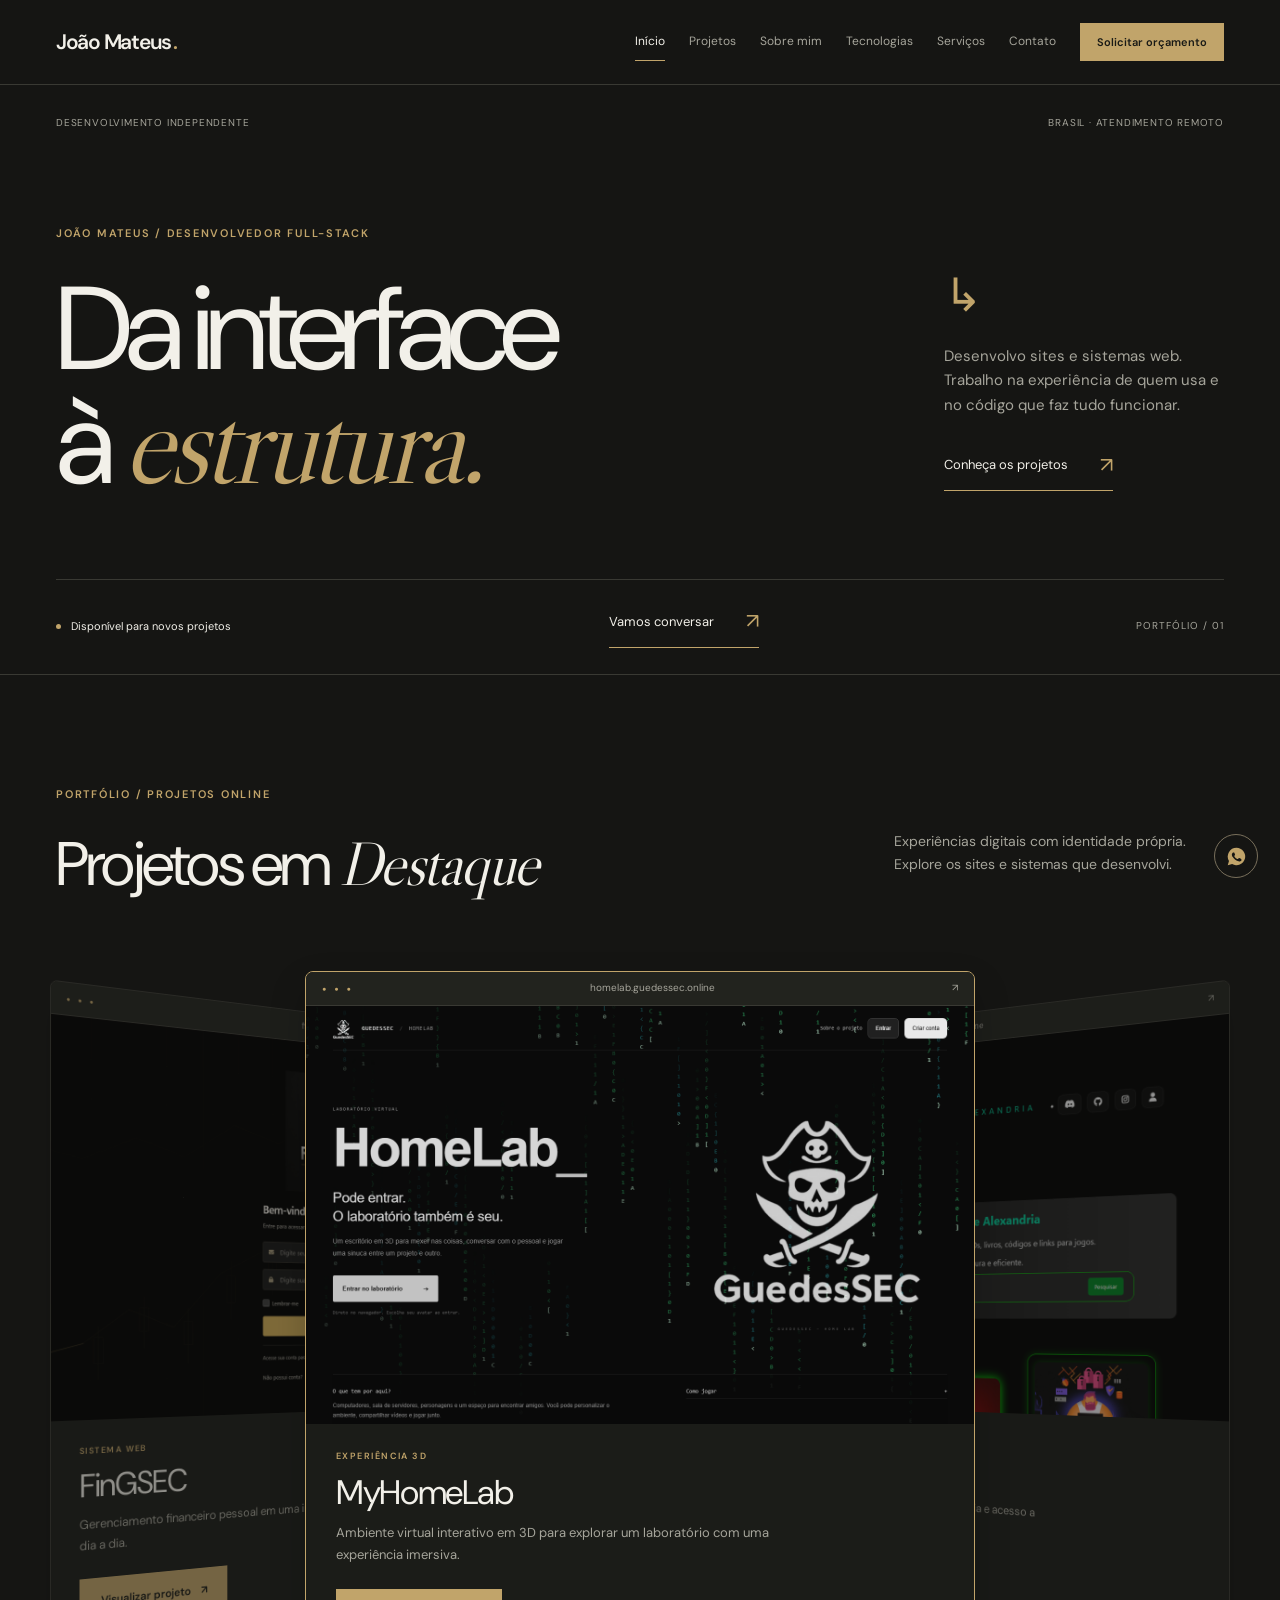
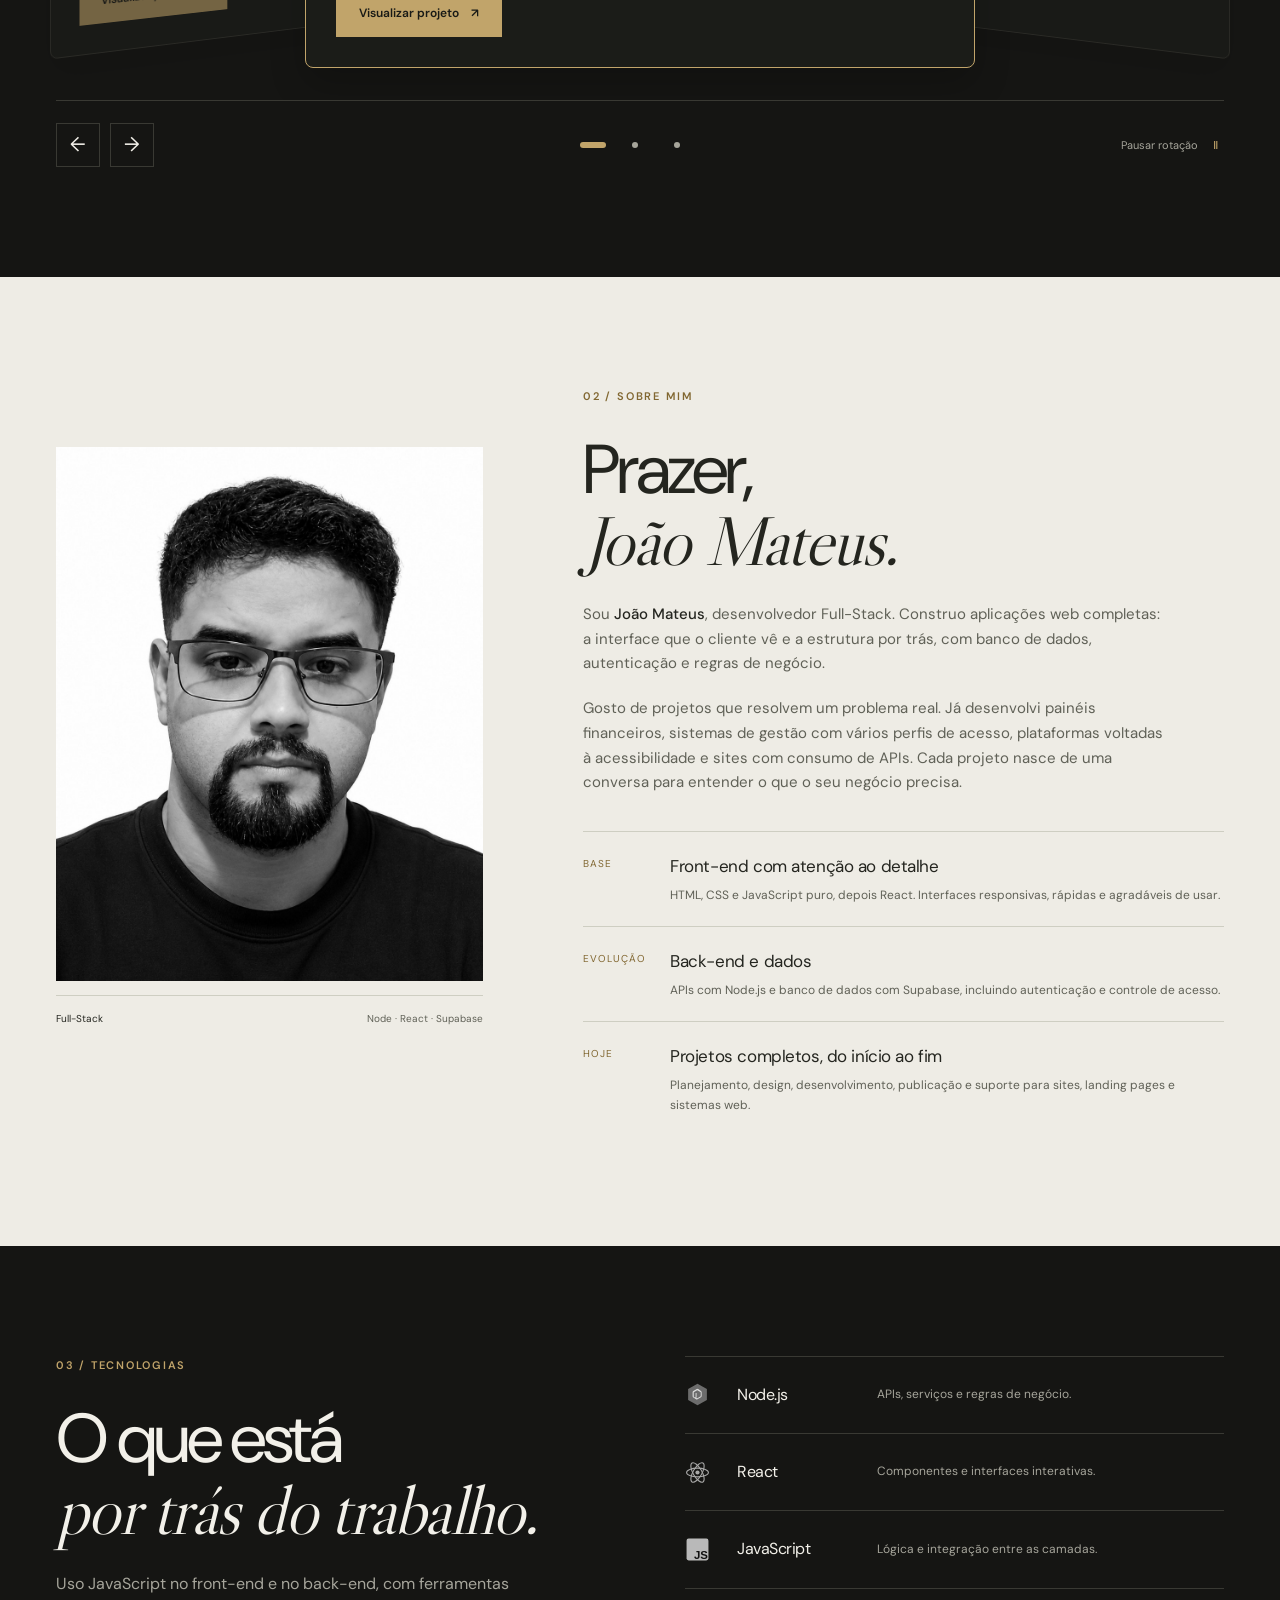
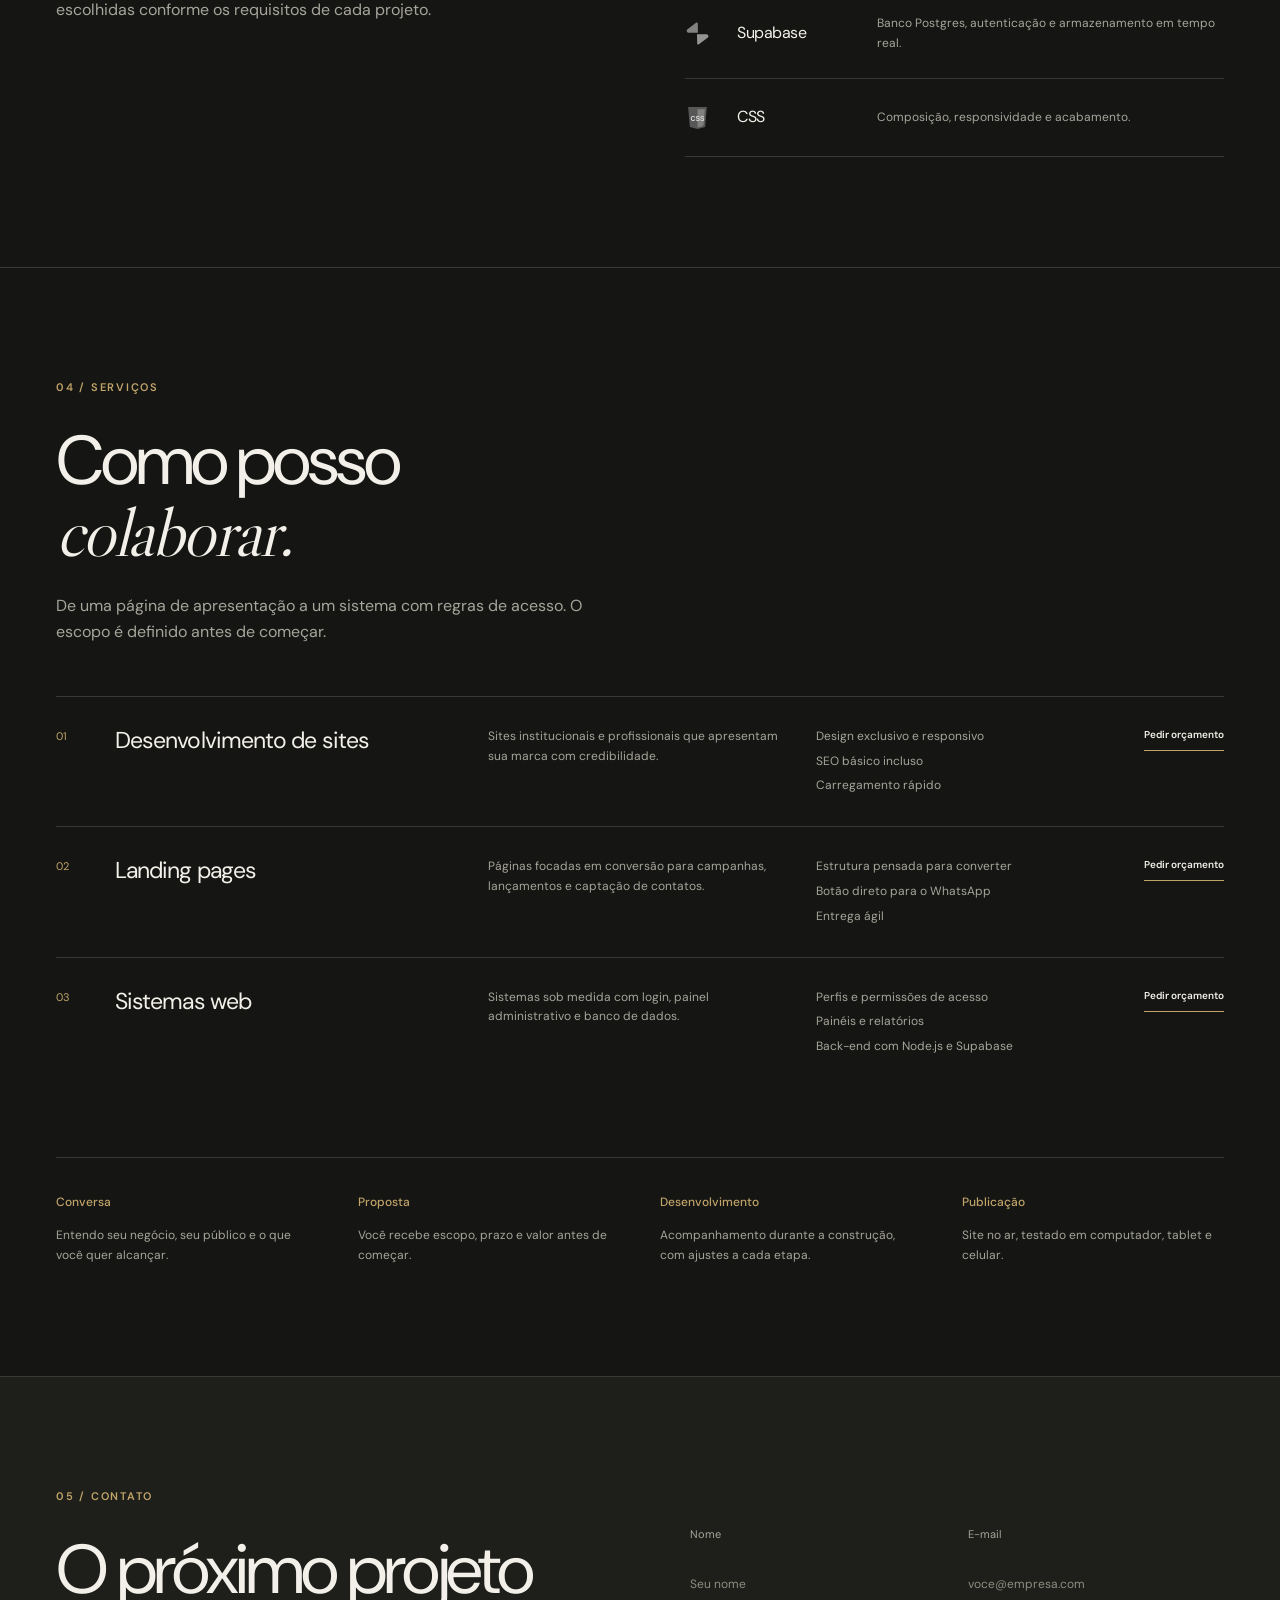
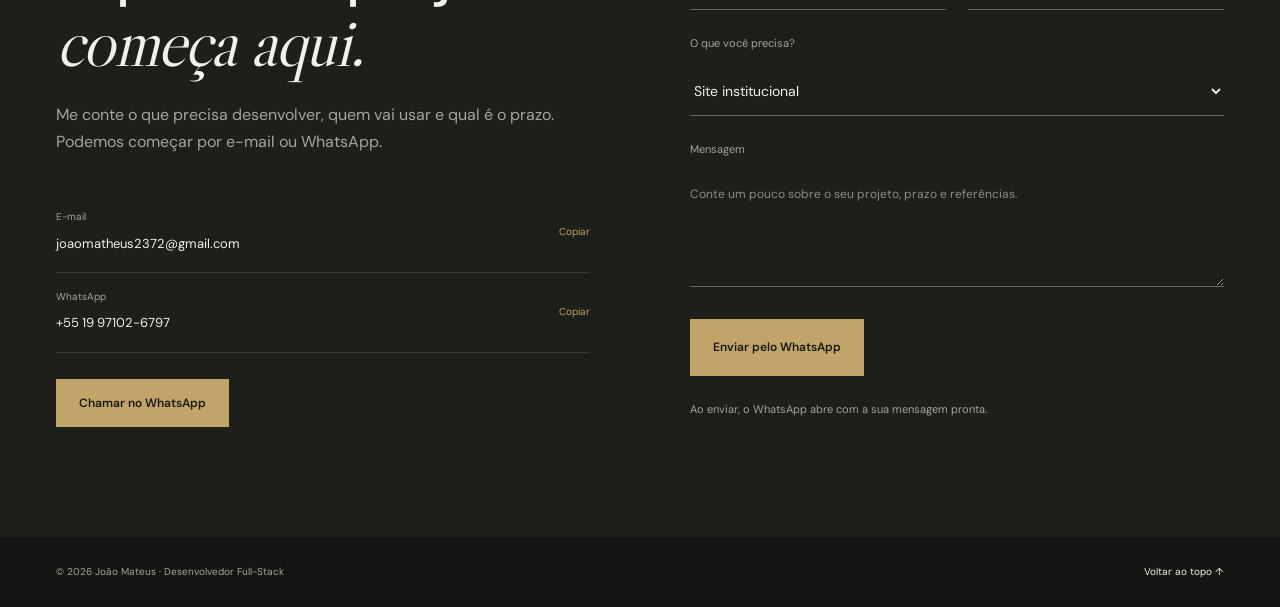
<file: index.html>
<!doctype html>
<html lang="pt-BR">
<head>
<meta charset="utf-8">
<meta name="viewport" content="width=device-width, initial-scale=1">
<title>João Mateus Dev</title>
<meta name="claude:viewport-fit-sides" content="cover">
<meta name="description" content="João Mateus, desenvolvedor Full-Stack. Sites, landing pages e sistemas web sob medida com Node.js, React, JavaScript, Supabase e CSS. Peça seu orçamento.">
<meta name="keywords" content="desenvolvedor full-stack, criação de sites, landing page, sistemas web, React, Node.js, Supabase, freelancer">
<meta name="author" content="João Mateus">
<meta property="og:title" content="João Mateus | Desenvolvedor Full-Stack">
<meta property="og:description" content="Sites, landing pages e sistemas web sob medida. Peça seu orçamento.">
<meta property="og:type" content="website">
<meta property="og:locale" content="pt_BR">
<script type="application/ld+json">{"@context":"https://schema.org","@type":"Person","name":"João Mateus","jobTitle":"Desenvolvedor Full-Stack","email":"joaomatheus2372@gmail.com","telephone":"+55 19 97102-6797","knowsAbout":["Node.js","React","JavaScript","Supabase","CSS"]}</script>
<link rel="preconnect" href="https://fonts.googleapis.com">
<link rel="preconnect" href="https://fonts.gstatic.com" crossorigin>
<link rel="stylesheet" href="https://fonts.googleapis.com/css2?family=DM+Sans:wght@400;500;600;700&family=Libre+Caslon+Display&display=swap">
<link rel="stylesheet" href="css/style.css">
<link rel="stylesheet" href="css/portfolio.css">
<script src="js/main.js" defer></script>
<script src="js/portfolio.js" defer></script>
</head>
<body>
<a class="skip-link" href="#conteudo">Pular para o conteúdo</a>

<header class="nav">
  <div class="nav-in">
    <a href="#inicio" class="logo" aria-label="João Mateus, início">João Mateus<span class="logo-dot">.</span></a>
    <nav class="menu" id="menu" aria-label="Principal">
      <a class="l on" href="#inicio">Início</a>
      <a class="l" href="#projetos">Projetos</a>
      <a class="l" href="#sobre">Sobre mim</a>
      <a class="l" href="#tecnologias">Tecnologias</a>
      <a class="l" href="#servicos">Serviços</a>
      <a class="l" href="#contato">Contato</a>
      <a class="btn btn-gold sm" href="#contato">Solicitar orçamento</a>
    </nav>
    <button class="burger" id="burger" aria-label="Abrir menu" aria-controls="menu" aria-expanded="false">☰</button>
  </div>
</header>

<main id="conteudo">
<!-- INÍCIO -->
<section id="inicio">
  <div class="wrap">
    <div class="hero-top"><span>Desenvolvimento independente</span><span>Brasil · Atendimento remoto</span></div>
    <div class="hero-grid">
      <div class="hero">
        <p class="eyebrow">João Mateus / Desenvolvedor Full-Stack</p>
        <h1>Da interface<br>à <em>estrutura.</em></h1>
      </div>
      <div class="hero-note"><span class="note-mark" aria-hidden="true">↳</span><p>Desenvolvo sites e sistemas web. Trabalho na experiência de quem usa e no código que faz tudo funcionar.</p><a class="text-link" href="#projetos">Conheça os projetos <span aria-hidden="true">↗</span></a></div>
    </div>
    <div class="hero-bottom"><p><span class="status-dot"></span>Disponível para novos projetos</p><a href="#contato" class="text-link">Vamos conversar <span aria-hidden="true">↗</span></a><span class="hero-index">Portfólio / 01</span></div>
  </div>
</section>

<!-- PROJETOS -->
<section id="projetos">
  <div class="wrap">
<div class="featured" data-coverflow role="region" aria-roledescription="carrossel" aria-labelledby="featured-title">
  <div class="featured-heading"><div><span class="eyebrow">Portfólio / Projetos online</span><h2 class="h2" id="featured-title">Projetos em <em>Destaque</em></h2></div><p class="lead">Experiências digitais com identidade própria. Explore os sites e sistemas que desenvolvi.</p></div>
  <div class="featured-stage"><article class="featured-card" data-project="0" role="group" aria-roledescription="slide" aria-label="1 de 3: MyHomeLab">
  <div class="featured-browser"><span aria-hidden="true">● ● ●</span><span>homelab.guedessec.online</span><span aria-hidden="true">↗</span></div>
  <img src="assets/projects/myhomelab.png" width="1440" height="900" alt="Captura da página inicial do MyHomeLab" loading="lazy" decoding="async" draggable="false">
  <div class="featured-body"><span class="eyebrow">Experiência 3D</span><h3>MyHomeLab</h3><p>Ambiente virtual interativo em 3D para explorar um laboratório com uma experiência imersiva.</p><a class="btn btn-gold" href="https://homelab.guedessec.online/" target="_blank" rel="noopener noreferrer">Visualizar projeto <span aria-hidden="true">↗</span></a></div>
  <button class="featured-select" type="button" aria-label="Centralizar MyHomeLab"></button>
</article>
<article class="featured-card" data-project="1" role="group" aria-roledescription="slide" aria-label="2 de 3: GuedesSEC">
  <div class="featured-browser"><span aria-hidden="true">● ● ●</span><span>guedessec.online</span><span aria-hidden="true">↗</span></div>
  <img src="assets/projects/guedessec.png" width="1440" height="900" alt="Captura da página inicial do GuedesSEC" loading="lazy" decoding="async" draggable="false">
  <div class="featured-body"><span class="eyebrow">Marca & presença digital</span><h3>GuedesSEC</h3><p>Portal da marca GuedesSEC, com a Biblioteca de Alexandria e acesso a recursos digitais.</p><a class="btn btn-gold" href="https://guedessec.online/" target="_blank" rel="noopener noreferrer">Visualizar projeto <span aria-hidden="true">↗</span></a></div>
  <button class="featured-select" type="button" aria-label="Centralizar GuedesSEC"></button>
</article>
<article class="featured-card" data-project="2" role="group" aria-roledescription="slide" aria-label="3 de 3: FinGSEC">
  <div class="featured-browser"><span aria-hidden="true">● ● ●</span><span>fingsec.guedessec.online</span><span aria-hidden="true">↗</span></div>
  <img src="assets/projects/fingsec.png" width="1440" height="900" alt="Captura da página inicial do FinGSEC" loading="lazy" decoding="async" draggable="false">
  <div class="featured-body"><span class="eyebrow">Sistema web</span><h3>FinGSEC</h3><p>Gerenciamento financeiro pessoal em uma interface web para organizar o dia a dia.</p><a class="btn btn-gold" href="https://fingsec.guedessec.online/" target="_blank" rel="noopener noreferrer">Visualizar projeto <span aria-hidden="true">↗</span></a></div>
  <button class="featured-select" type="button" aria-label="Centralizar FinGSEC"></button>
</article></div>
  <div class="featured-controls"><div class="featured-arrows"><button type="button" data-prev aria-label="Projeto anterior">←</button><button type="button" data-next aria-label="Próximo projeto">→</button></div><div class="featured-dots" role="group" aria-label="Escolher projeto"><button type="button" data-go="0" aria-label="Mostrar MyHomeLab" aria-pressed="true"><span></span></button><button type="button" data-go="1" aria-label="Mostrar GuedesSEC" aria-pressed="false"><span></span></button><button type="button" data-go="2" aria-label="Mostrar FinGSEC" aria-pressed="false"><span></span></button></div><button class="featured-play" type="button" data-play aria-label="Pausar rotação automática">Pausar rotação <span aria-hidden="true">Ⅱ</span></button></div>
  <p class="featured-status" aria-live="polite" aria-atomic="true"></p>
</div>
  </div>
</section>

<!-- SOBRE -->
<section id="sobre">
  <div class="wrap about">
    <div class="portrait rv">
      <img src="assets/Perfil%20menos%201mb%20para%20perfil.jpg" alt="Foto de João Mateus" width="1254" height="1254" loading="lazy" decoding="async">
      <div class="tag"><span>Full-Stack</span><b>Node · React · Supabase</b></div>
    </div>
    <div class="rv">
      <span class="eyebrow">02 / Sobre mim</span>
      <h2 class="h2">Prazer,<br><em>João Mateus.</em></h2>
      <p>Sou <strong>João Mateus</strong>, desenvolvedor Full-Stack. Construo aplicações web completas: a interface que o cliente vê e a estrutura por trás, com banco de dados, autenticação e regras de negócio.</p>
      <p>Gosto de projetos que resolvem um problema real. Já desenvolvi painéis financeiros, sistemas de gestão com vários perfis de acesso, plataformas voltadas à acessibilidade e sites com consumo de APIs. Cada projeto nasce de uma conversa para entender o que o seu negócio precisa.</p>
      <div class="timeline">
        <div class="tl"><small>Base</small><h3>Front-end com atenção ao detalhe</h3><p>HTML, CSS e JavaScript puro, depois React. Interfaces responsivas, rápidas e agradáveis de usar.</p></div>
        <div class="tl"><small>Evolução</small><h3>Back-end e dados</h3><p>APIs com Node.js e banco de dados com Supabase, incluindo autenticação e controle de acesso.</p></div>
        <div class="tl"><small>Hoje</small><h3>Projetos completos, do início ao fim</h3><p>Planejamento, design, desenvolvimento, publicação e suporte para sites, landing pages e sistemas web.</p></div>
      </div>
    </div>
  </div>
</section>

<!-- TECNOLOGIAS -->
<section id="tecnologias">
  <div class="wrap">
    <span class="eyebrow rv">03 / Tecnologias</span>
    <h2 class="h2 rv">O que está<br><em>por trás do trabalho.</em></h2>
    <p class="lead rv">Uso JavaScript no front-end e no back-end, com ferramentas escolhidas conforme os requisitos de cada projeto.</p>
    <div class="tech-grid">
      <article class="card tech rv">
        <div class="ico"><svg viewBox="0 0 24 24" aria-hidden="true"><path d="M12 1.6 3 6.8v10.4l9 5.2 9-5.2V6.8z" fill="#339933"/><path d="M12 6.6c-.3 0-.5.1-.7.2L8 8.7c-.4.2-.7.7-.7 1.2v3.8c0 .5.3 1 .7 1.2l1 .6c.5.2.7.2.9.2.8 0 1.2-.5 1.2-1.3v-3.7c0-.1-.1-.2-.2-.2h-.5c-.1 0-.2.1-.2.2v3.7c0 .3-.3.6-.7.4l-1-.6c0 0-.1-.1-.1-.1V9.9l3.3-1.9h.1l3.3 1.9v3.8l-3.3 1.9c-.1.1-.3.1-.4 0l-.8-.5c-.1 0-.1 0-.2 0-.4.2-.5.3-.9.4-.1 0-.2.1 0 .3l1.100.7c.2.100.5.2.7.2.3 0 .5-.1.7-.2l3.300-1.900c.4-.2.7-.7.7-1.200V9.900c0-.5-.3-1-.7-1.200L12.700 6.800c-.2-.1-.4-.2-.7-.2z" fill="#fff"/></svg></div>
        <h3>Node.js</h3><p>APIs, serviços e regras de negócio.</p>
      </article>
      <article class="card tech rv">
        <div class="ico"><svg viewBox="-12 -12 24 24" aria-hidden="true"><g fill="none" stroke="#61DAFB" stroke-width="1"><ellipse rx="10.5" ry="4.2"/><ellipse rx="10.5" ry="4.2" transform="rotate(60)"/><ellipse rx="10.5" ry="4.2" transform="rotate(120)"/></g><circle r="2" fill="#61DAFB"/></svg></div>
        <h3>React</h3><p>Componentes e interfaces interativas.</p>
      </article>
      <article class="card tech rv">
        <div class="ico"><svg viewBox="0 0 24 24" aria-hidden="true"><rect x="1.5" y="1.5" width="21" height="21" rx="2" fill="#F7DF1E"/><text x="22" y="21" text-anchor="end" font-family="Arial,sans-serif" font-weight="800" font-size="11" fill="#111">JS</text></svg></div>
        <h3>JavaScript</h3><p>Lógica e integração entre as camadas.</p>
      </article>
      <article class="card tech rv">
        <div class="ico"><svg viewBox="0 0 24 24" aria-hidden="true"><path d="M13.4 22.3c-.5.7-1.7.3-1.7-.6l-.2-8.900h9.100c1.600 0 2.500 1.900 1.400 3.100z" fill="#3ECF8E"/><path d="M10.600 1.700c.5-.7 1.700-.3 1.700.6l.1 8.900H3.500c-1.600 0-2.500-1.900-1.400-3.100z" fill="#3ECF8E" opacity=".85"/></svg></div>
        <h3>Supabase</h3><p>Banco Postgres, autenticação e armazenamento em tempo real.</p>
      </article>
      <article class="card tech rv">
        <div class="ico"><svg viewBox="0 0 24 24" aria-hidden="true"><path d="M3 2l1.700 19L12 23l7.300-2L21 2z" fill="#1572B6"/><path d="M12 4v17.600l5.600-1.600L19.100 4z" fill="#33A9DC"/><text x="12" y="15" text-anchor="middle" font-family="Arial,sans-serif" font-weight="800" font-size="6.500" fill="#fff">CSS</text></svg></div>
        <h3>CSS</h3><p>Composição, responsividade e acabamento.</p>
      </article>
    </div>
  </div>
</section>



<!-- SERVIÇOS -->
<section id="servicos">
  <div class="wrap">
    <span class="eyebrow rv">04 / Serviços</span>
    <h2 class="h2 rv">Como posso<br><em>colaborar.</em></h2>
    <p class="lead rv">De uma página de apresentação a um sistema com regras de acesso. O escopo é definido antes de começar.</p>
    <div class="srv-grid">
      <article class="card srv rv">
        <div class="n" aria-hidden="true">↗</div>
        <h3>Desenvolvimento de sites</h3>
        <p>Sites institucionais e profissionais que apresentam sua marca com credibilidade.</p>
        <ul><li>Design exclusivo e responsivo</li><li>SEO básico incluso</li><li>Carregamento rápido</li></ul>
        <a class="btn btn-line sm" href="#contato" data-svc="site institucional">Pedir orçamento</a>
      </article>
      <article class="card srv rv">
        <div class="n" aria-hidden="true">↗</div>
        <h3>Landing pages</h3>
        <p>Páginas focadas em conversão para campanhas, lançamentos e captação de contatos.</p>
        <ul><li>Estrutura pensada para converter</li><li>Botão direto para o WhatsApp</li><li>Entrega ágil</li></ul>
        <a class="btn btn-line sm" href="#contato" data-svc="landing page">Pedir orçamento</a>
      </article>
      <article class="card srv rv">
        <div class="n" aria-hidden="true">↗</div>
        <h3>Sistemas web</h3>
        <p>Sistemas sob medida com login, painel administrativo e banco de dados.</p>
        <ul><li>Perfis e permissões de acesso</li><li>Painéis e relatórios</li><li>Back-end com Node.js e Supabase</li></ul>
        <a class="btn btn-line sm" href="#contato" data-svc="sistema web">Pedir orçamento</a>
      </article>
    </div>
    <div class="process">
      <div class="step rv"><b>Conversa</b><p>Entendo seu negócio, seu público e o que você quer alcançar.</p></div>
      <div class="step rv"><b>Proposta</b><p>Você recebe escopo, prazo e valor antes de começar.</p></div>
      <div class="step rv"><b>Desenvolvimento</b><p>Acompanhamento durante a construção, com ajustes a cada etapa.</p></div>
      <div class="step rv"><b>Publicação</b><p>Site no ar, testado em computador, tablet e celular.</p></div>
    </div>
  </div>
</section>

<!-- CONTATO -->
<section id="contato">
  <div class="wrap contact">
    <div class="rv">
      <span class="eyebrow">05 / Contato</span>
      <h2 class="h2">O próximo projeto<br><em>começa aqui.</em></h2>
      <p class="lead">Me conte o que precisa desenvolver, quem vai usar e qual é o prazo. Podemos começar por e-mail ou WhatsApp.</p>
      <div class="ctt-list">
        <div class="ctt"><span class="ic"><svg viewBox="0 0 24 24" aria-hidden="true"><rect x="3" y="5" width="18" height="14" rx="2"/><path d="m3 7 9 6 9-6"/></svg></span><div><small>E-mail</small><span class="v" id="mail">joaomatheus2372@gmail.com</span></div><button class="copy" data-copy="joaomatheus2372@gmail.com">Copiar</button></div>
        <div class="ctt"><span class="ic"><svg viewBox="0 0 24 24" aria-hidden="true"><path d="M21 12a8.500 8.500 0 0 1-12.500 7.500L3 21l1.500-5.300A8.500 8.500 0 1 1 21 12z"/></svg></span><div><small>WhatsApp</small><span class="v">+55 19 97102-6797</span></div><button class="copy" data-copy="+55 19 97102-6797">Copiar</button></div>
      </div>
      <a class="btn btn-gold" id="waDirect" href="https://wa.me/5519971026797" target="_blank" rel="noopener">Chamar no WhatsApp</a>
    </div>
    <form class="card rv" id="form" novalidate>
      <div class="row">
        <div class="field"><label for="nome">Nome</label><input id="nome" name="nome" autocomplete="name" placeholder="Seu nome" required></div>
        <div class="field"><label for="email">E-mail</label><input id="email" name="email" type="email" autocomplete="email" placeholder="voce@empresa.com" required></div>
      </div>
      <div class="field"><label for="tipo">O que você precisa?</label>
        <select id="tipo" name="tipo"><option>Site institucional</option><option>Landing page</option><option>Sistema web</option><option>Outro projeto</option></select></div>
      <div class="field"><label for="msg">Mensagem</label><textarea id="msg" name="msg" placeholder="Conte um pouco sobre o seu projeto, prazo e referências." required></textarea></div>
      <a class="btn btn-gold" id="send" href="https://wa.me/5519971026797" target="_blank" rel="noopener">Enviar pelo WhatsApp</a>
      <p class="hint" id="hint" role="status">Ao enviar, o WhatsApp abre com a sua mensagem pronta.</p>
    </form>
  </div>
</section>
</main>

<footer><div class="foot"><span>© <span id="yr">2026</span> João Mateus · Desenvolvedor Full-Stack</span><a href="#inicio" class="back-to-top">Voltar ao topo ↑</a></div></footer>

<a class="wa" href="https://wa.me/5519971026797?text=Ol%C3%A1%20Jo%C3%A3o%2C%20vi%20seu%20portf%C3%B3lio%20e%20gostaria%20de%20um%20or%C3%A7amento." target="_blank" rel="noopener" aria-label="Falar no WhatsApp"><svg viewBox="0 0 24 24" aria-hidden="true"><path d="M12 2a10 10 0 0 0-8.600 15.100L2 22l5-1.300A10 10 0 1 0 12 2zm5.800 14.200c-.2.700-1.400 1.300-1.900 1.400-.5.100-1.100.1-1.800-.1-.4-.1-.9-.3-1.600-.6-2.800-1.200-4.600-4-4.700-4.200-.1-.2-1.100-1.500-1.100-2.800s.7-2 1-2.300c.2-.3.500-.3.700-.3h.5c.2 0 .4 0 .6.500l.8 1.900c.1.200.1.400 0 .5l-.3.500-.4.400c-.1.200-.3.300-.1.600.2.300.7 1.200 1.500 1.900 1 .9 1.900 1.200 2.200 1.300.3.100.4.100.6-.1l.8-1c.2-.3.400-.2.600-.1l1.800.9c.3.100.5.200.5.300.1.200.1.800-.1 1.400z"/></svg></a>

</body>
</html>
</file>
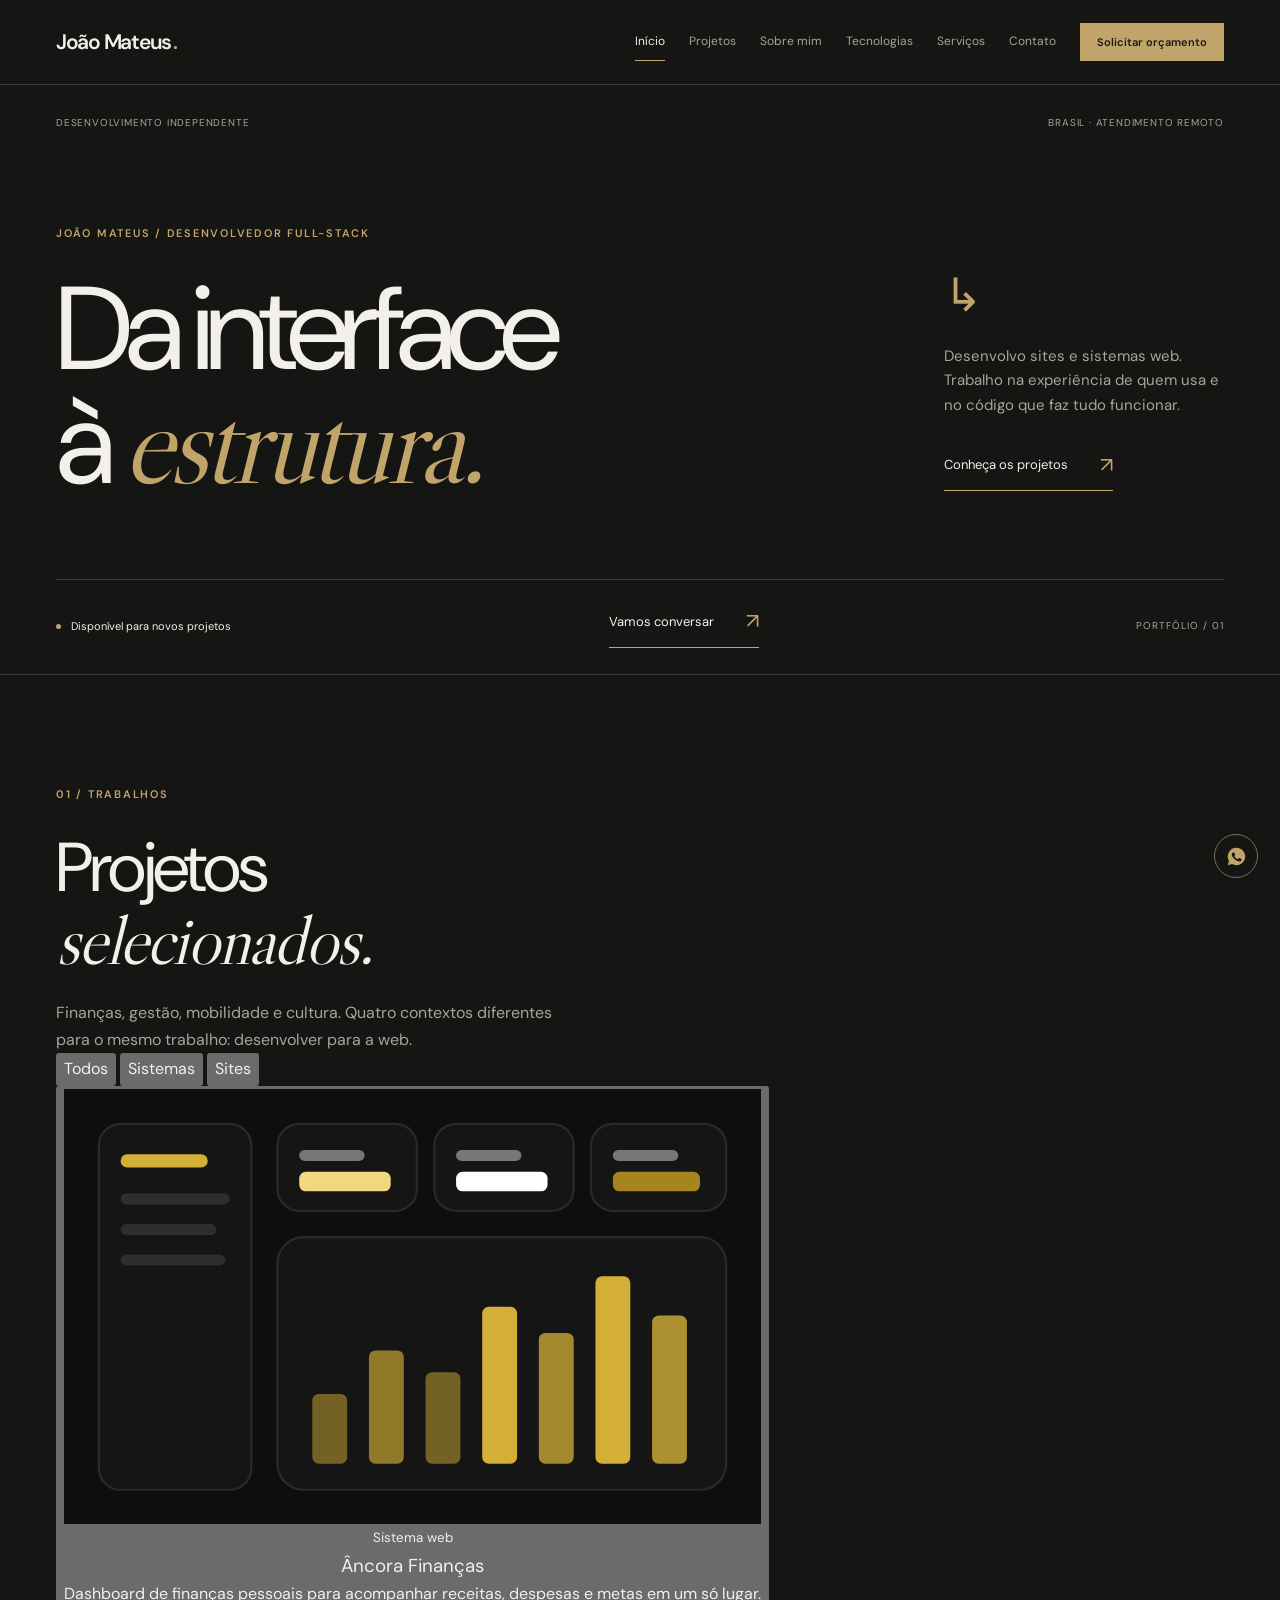
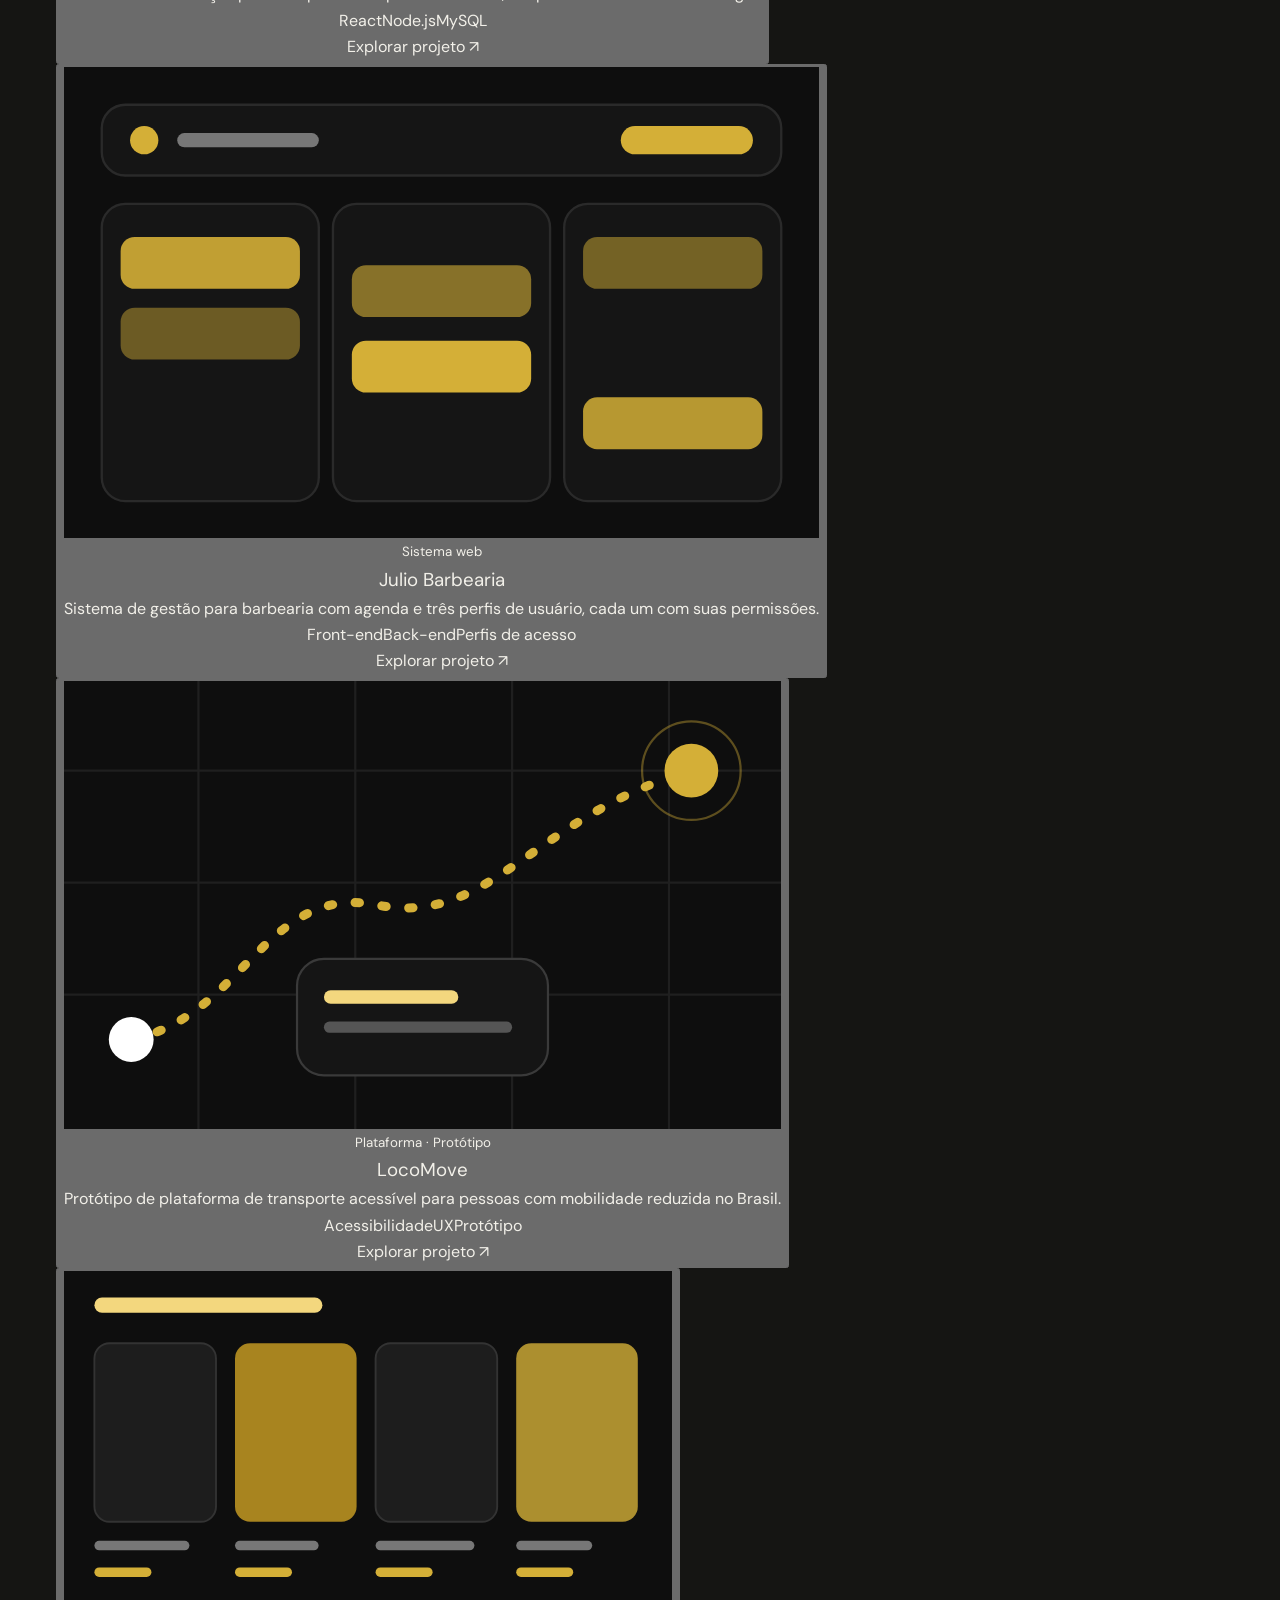
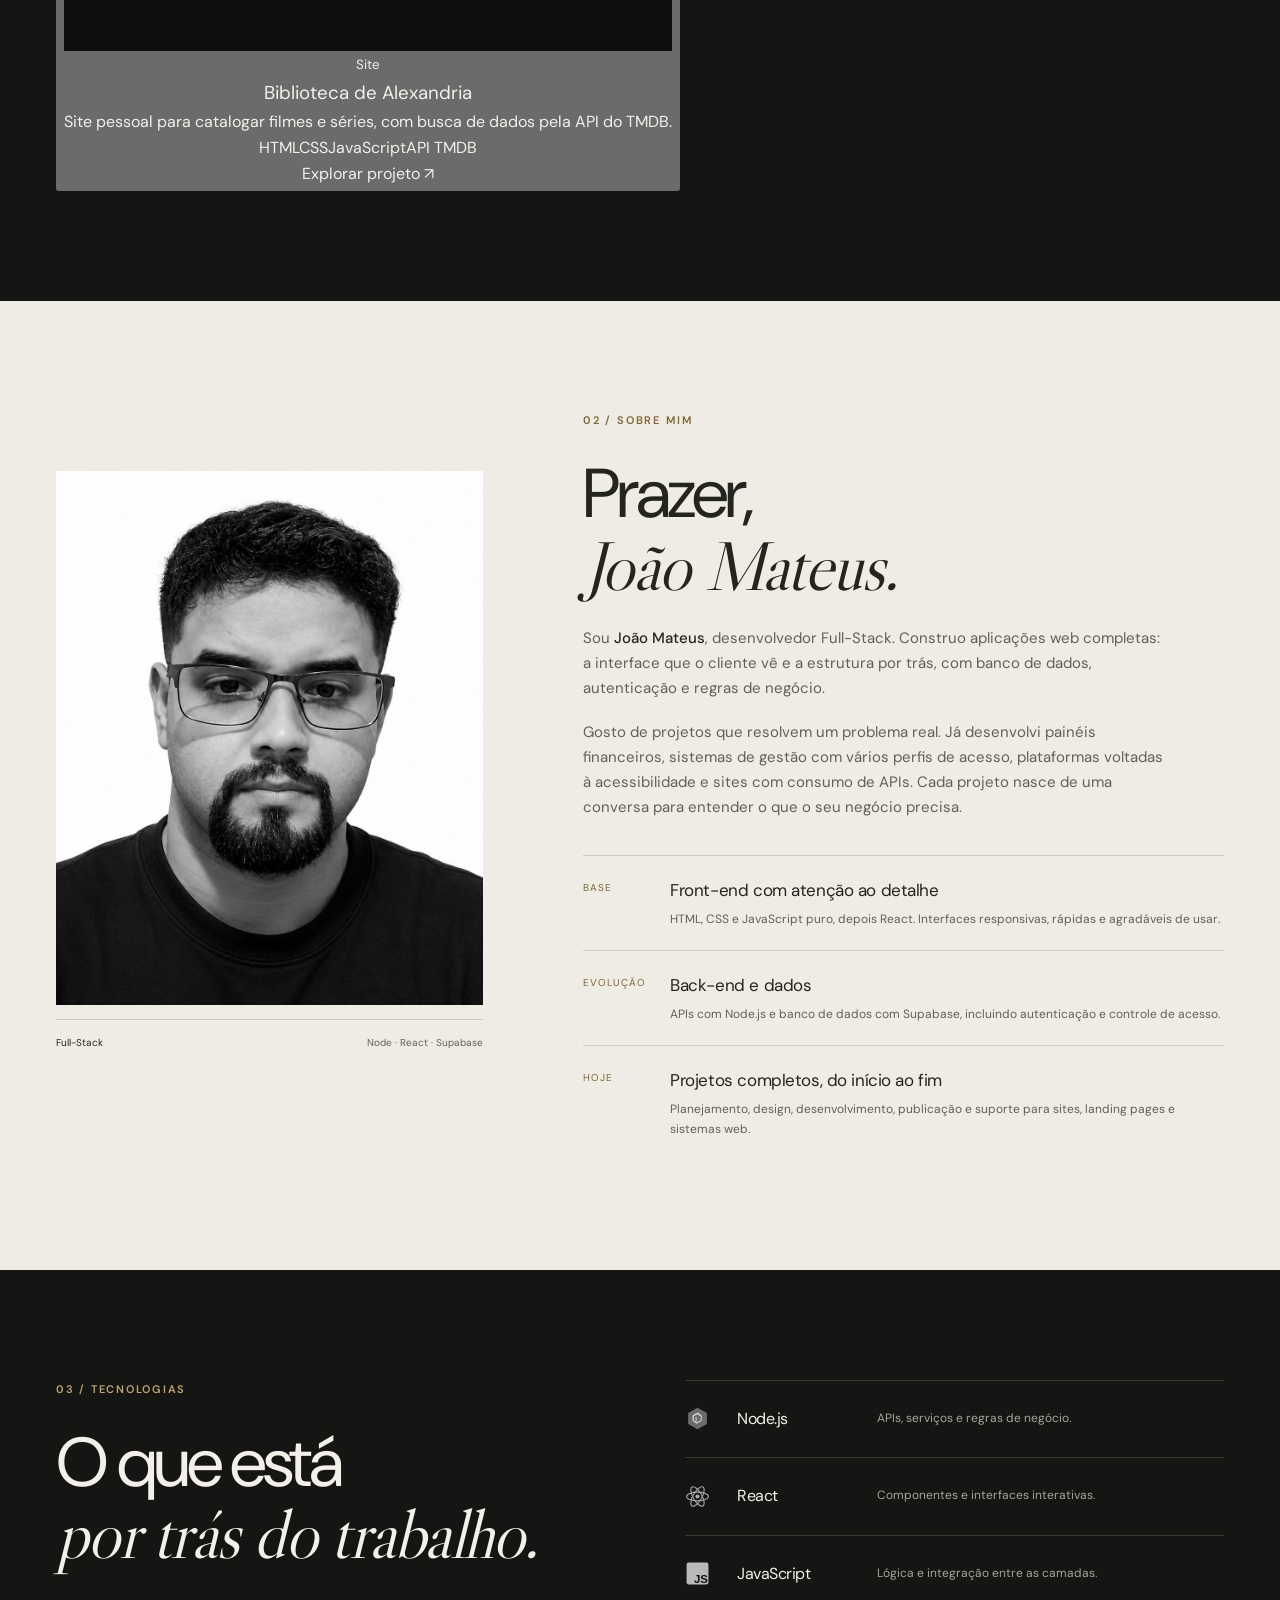
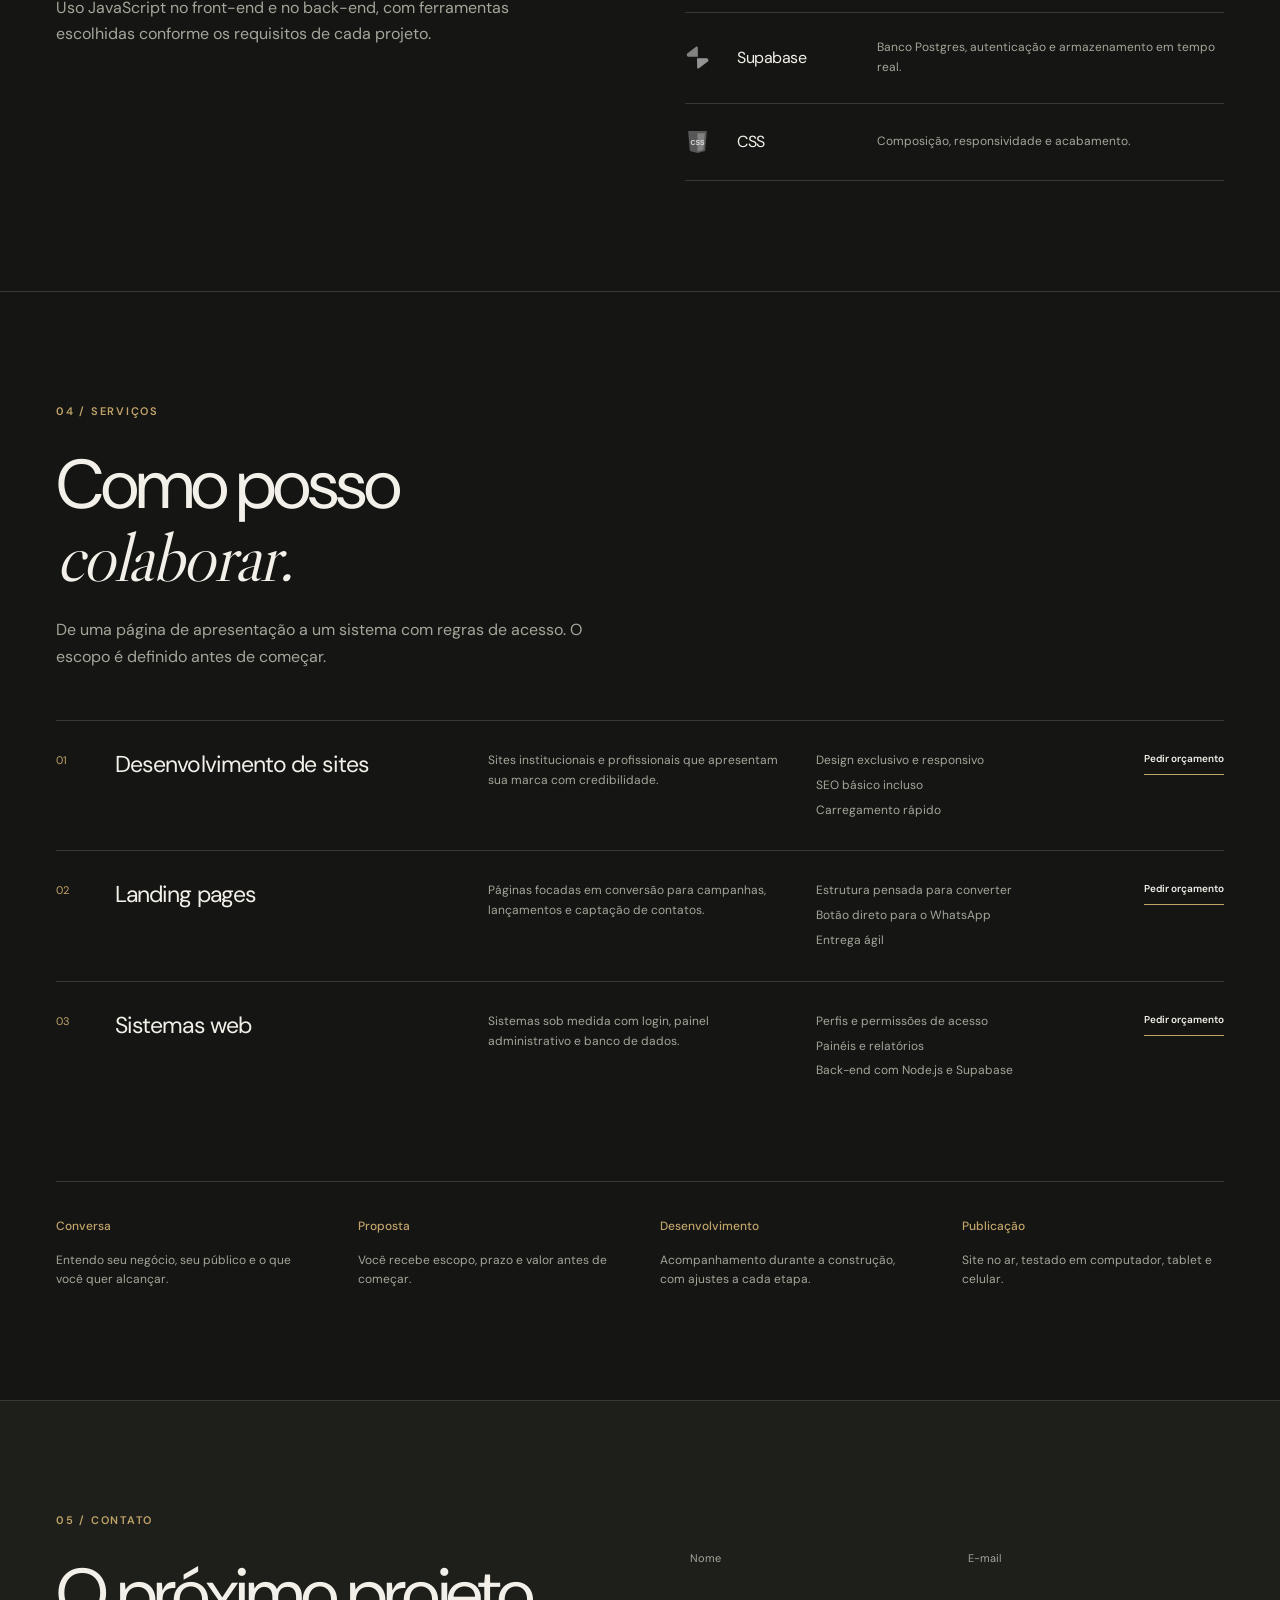
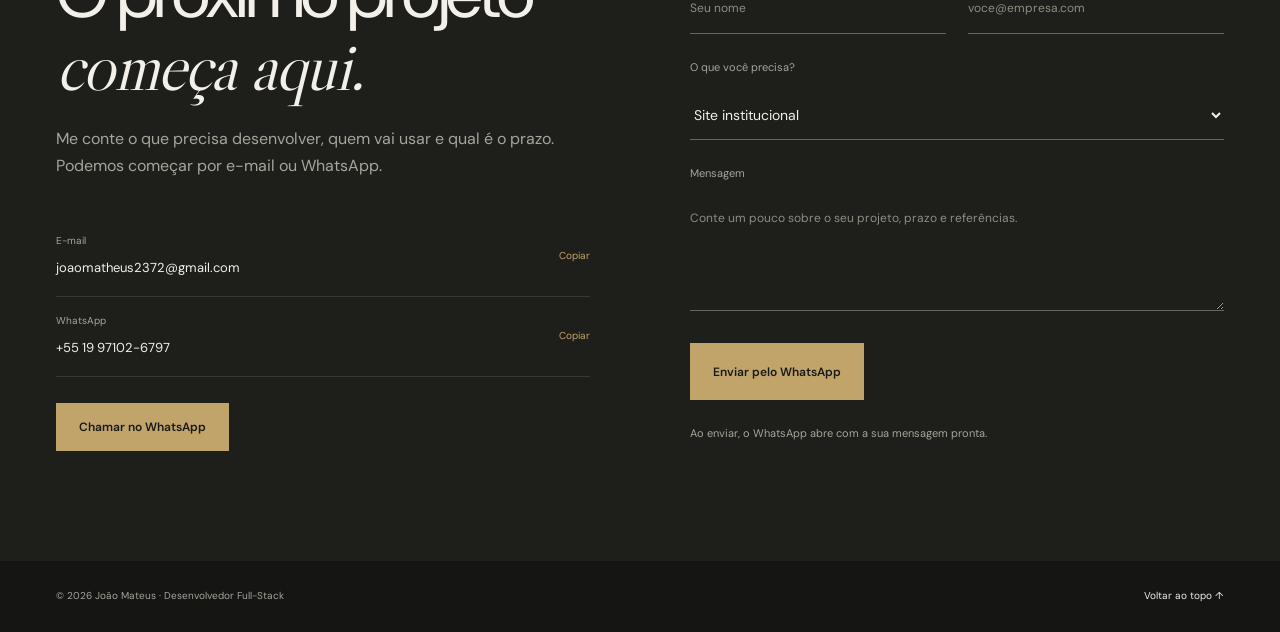
<file: jm.html>
<!doctype html>
<html lang="pt-BR">
<head>
<meta charset="utf-8">
<meta name="viewport" content="width=device-width, initial-scale=1">
<title>João Mateus Dev</title>
<meta name="claude:viewport-fit-sides" content="cover">
<meta name="description" content="João Mateus, desenvolvedor Full-Stack. Sites, landing pages e sistemas web sob medida com Node.js, React, JavaScript, Supabase e CSS. Peça seu orçamento.">
<meta name="keywords" content="desenvolvedor full-stack, criação de sites, landing page, sistemas web, React, Node.js, Supabase, freelancer">
<meta name="author" content="João Mateus">
<meta property="og:title" content="João Mateus | Desenvolvedor Full-Stack">
<meta property="og:description" content="Sites, landing pages e sistemas web sob medida. Peça seu orçamento.">
<meta property="og:type" content="website">
<meta property="og:locale" content="pt_BR">
<script type="application/ld+json">{"@context":"https://schema.org","@type":"Person","name":"João Mateus","jobTitle":"Desenvolvedor Full-Stack","email":"joaomatheus2372@gmail.com","telephone":"+55 19 97102-6797","knowsAbout":["Node.js","React","JavaScript","Supabase","CSS"]}</script>
<link rel="preconnect" href="https://fonts.googleapis.com">
<link rel="preconnect" href="https://fonts.gstatic.com" crossorigin>
<link rel="stylesheet" href="https://fonts.googleapis.com/css2?family=DM+Sans:wght@400;500;600;700&family=Libre+Caslon+Display&display=swap">
<link rel="stylesheet" href="css/style.css">
<script src="js/main.js" defer></script>
</head>
<body>
<a class="skip-link" href="#conteudo">Pular para o conteúdo</a>

<header class="nav">
  <div class="nav-in">
    <a href="#inicio" class="logo" aria-label="João Mateus, início">João Mateus<span class="logo-dot">.</span></a>
    <nav class="menu" id="menu" aria-label="Principal">
      <a class="l on" href="#inicio">Início</a>
      <a class="l" href="#projetos">Projetos</a>
      <a class="l" href="#sobre">Sobre mim</a>
      <a class="l" href="#tecnologias">Tecnologias</a>
      <a class="l" href="#servicos">Serviços</a>
      <a class="l" href="#contato">Contato</a>
      <a class="btn btn-gold sm" href="#contato">Solicitar orçamento</a>
    </nav>
    <button class="burger" id="burger" aria-label="Abrir menu" aria-controls="menu" aria-expanded="false">☰</button>
  </div>
</header>

<main id="conteudo">
<!-- INÍCIO -->
<section id="inicio">
  <div class="wrap">
    <div class="hero-top"><span>Desenvolvimento independente</span><span>Brasil · Atendimento remoto</span></div>
    <div class="hero-grid">
      <div class="hero">
        <p class="eyebrow">João Mateus / Desenvolvedor Full-Stack</p>
        <h1>Da interface<br>à <em>estrutura.</em></h1>
      </div>
      <div class="hero-note"><span class="note-mark" aria-hidden="true">↳</span><p>Desenvolvo sites e sistemas web. Trabalho na experiência de quem usa e no código que faz tudo funcionar.</p><a class="text-link" href="#projetos">Conheça os projetos <span aria-hidden="true">↗</span></a></div>
    </div>
    <div class="hero-bottom"><p><span class="status-dot"></span>Disponível para novos projetos</p><a href="#contato" class="text-link">Vamos conversar <span aria-hidden="true">↗</span></a><span class="hero-index">Portfólio / 01</span></div>
  </div>
</section>

<!-- PROJETOS -->
<section id="projetos">
  <div class="wrap">
    <span class="eyebrow rv">01 / Trabalhos</span>
    <h2 class="h2 rv">Projetos<br><em>selecionados.</em></h2>
    <p class="lead rv">Finanças, gestão, mobilidade e cultura. Quatro contextos diferentes para o mesmo trabalho: desenvolver para a web.</p>
    <div class="filters rv" role="group" aria-label="Filtrar projetos">
      <button class="chip" data-f="all" aria-pressed="true">Todos</button>
      <button class="chip" data-f="sistema" aria-pressed="false">Sistemas</button>
      <button class="chip" data-f="site" aria-pressed="false">Sites</button>
    </div>
    <div class="proj-grid">
      <button class="card proj rv" data-cat="sistema" data-id="ancora" aria-label="Abrir detalhes de Âncora Finanças">
        <div class="shot"><svg viewBox="0 0 320 200" aria-hidden="true"><rect width="320" height="200" fill="#0e0e0e"/><rect x="16" y="16" width="70" height="168" rx="10" fill="#151515" stroke="#2a2a2a"/><rect x="26" y="30" width="40" height="6" rx="3" fill="#d4af37"/><rect x="26" y="48" width="50" height="5" rx="2.500" fill="#2e2e2e"/><rect x="26" y="62" width="44" height="5" rx="2.500" fill="#2e2e2e"/><rect x="26" y="76" width="48" height="5" rx="2.500" fill="#2e2e2e"/><rect x="98" y="16" width="64" height="40" rx="10" fill="#151515" stroke="#2a2a2a"/><rect x="108" y="28" width="30" height="5" rx="2.500" fill="#777"/><rect x="108" y="38" width="42" height="9" rx="3" fill="#f3d77e"/><rect x="170" y="16" width="64" height="40" rx="10" fill="#151515" stroke="#2a2a2a"/><rect x="180" y="28" width="30" height="5" rx="2.500" fill="#777"/><rect x="180" y="38" width="42" height="9" rx="3" fill="#fff"/><rect x="242" y="16" width="62" height="40" rx="10" fill="#151515" stroke="#2a2a2a"/><rect x="252" y="28" width="30" height="5" rx="2.500" fill="#777"/><rect x="252" y="38" width="40" height="9" rx="3" fill="#a8841f"/><rect x="98" y="68" width="206" height="116" rx="12" fill="#151515" stroke="#2a2a2a"/><g fill="#d4af37"><rect x="114" y="140" width="16" height="32" rx="3" opacity=".5"/><rect x="140" y="120" width="16" height="52" rx="3" opacity=".65"/><rect x="166" y="130" width="16" height="42" rx="3" opacity=".5"/><rect x="192" y="100" width="16" height="72" rx="3"/><rect x="218" y="112" width="16" height="60" rx="3" opacity=".75"/><rect x="244" y="86" width="16" height="86" rx="3"/><rect x="270" y="104" width="16" height="68" rx="3" opacity=".8"/></g></svg></div>
        <div class="proj-body"><small>Sistema web</small><h3>Âncora Finanças</h3><p>Dashboard de finanças pessoais para acompanhar receitas, despesas e metas em um só lugar.</p><div class="tags"><span>React</span><span>Node.js</span><span>MySQL</span></div><span class="project-open">Explorar projeto ↗</span></div>
      </button>
      <button class="card proj rv" data-cat="sistema" data-id="barbearia" aria-label="Abrir detalhes de Julio Barbearia">
        <div class="shot"><svg viewBox="0 0 320 200" aria-hidden="true"><rect width="320" height="200" fill="#0e0e0e"/><rect x="16" y="16" width="288" height="30" rx="10" fill="#151515" stroke="#2a2a2a"/><circle cx="34" cy="31" r="6" fill="#d4af37"/><rect x="48" y="28" width="60" height="6" rx="3" fill="#777"/><rect x="236" y="25" width="56" height="12" rx="6" fill="#d4af37"/><g stroke="#2a2a2a" fill="#151515"><rect x="16" y="58" width="92" height="126" rx="10"/><rect x="114" y="58" width="92" height="126" rx="10"/><rect x="212" y="58" width="92" height="126" rx="10"/></g><g fill="#d4af37"><rect x="24" y="72" width="76" height="22" rx="6" opacity=".9"/><rect x="24" y="102" width="76" height="22" rx="6" opacity=".45"/><rect x="122" y="84" width="76" height="22" rx="6" opacity=".6"/><rect x="122" y="116" width="76" height="22" rx="6"/><rect x="220" y="72" width="76" height="22" rx="6" opacity=".5"/><rect x="220" y="140" width="76" height="22" rx="6" opacity=".85"/></g></svg></div>
        <div class="proj-body"><small>Sistema web</small><h3>Julio Barbearia</h3><p>Sistema de gestão para barbearia com agenda e três perfis de usuário, cada um com suas permissões.</p><div class="tags"><span>Front-end</span><span>Back-end</span><span>Perfis de acesso</span></div><span class="project-open">Explorar projeto ↗</span></div>
      </button>
      <button class="card proj rv" data-cat="sistema" data-id="locomove" aria-label="Abrir detalhes de LocoMove">
        <div class="shot"><svg viewBox="0 0 320 200" aria-hidden="true"><rect width="320" height="200" fill="#0e0e0e"/><g stroke="#1f1f1f" stroke-width="1"><path d="M0 40H320M0 90H320M0 140H320M60 0V200M130 0V200M200 0V200M270 0V200"/></g><path d="M30 160C80 150 90 90 140 100S210 60 280 40" fill="none" stroke="#d4af37" stroke-width="4" stroke-linecap="round" stroke-dasharray="2 10"/><circle cx="30" cy="160" r="10" fill="#fff"/><circle cx="280" cy="40" r="12" fill="#d4af37"/><circle cx="280" cy="40" r="22" fill="none" stroke="#d4af37" opacity=".4"/><rect x="104" y="124" width="112" height="52" rx="12" fill="#151515" stroke="#3a3a3a"/><rect x="116" y="138" width="60" height="6" rx="3" fill="#f3d77e"/><rect x="116" y="152" width="84" height="5" rx="2.500" fill="#555"/></svg></div>
        <div class="proj-body"><small>Plataforma · Protótipo</small><h3>LocoMove</h3><p>Protótipo de plataforma de transporte acessível para pessoas com mobilidade reduzida no Brasil.</p><div class="tags"><span>Acessibilidade</span><span>UX</span><span>Protótipo</span></div><span class="project-open">Explorar projeto ↗</span></div>
      </button>
      <button class="card proj rv" data-cat="site" data-id="biblioteca" aria-label="Abrir detalhes de Biblioteca de Alexandria">
        <div class="shot"><svg viewBox="0 0 320 200" aria-hidden="true"><rect width="320" height="200" fill="#0e0e0e"/><rect x="16" y="14" width="120" height="8" rx="4" fill="#f3d77e"/><g><rect x="16" y="38" width="64" height="94" rx="8" fill="#1d1d1d" stroke="#333"/><rect x="90" y="38" width="64" height="94" rx="8" fill="#a8841f"/><rect x="164" y="38" width="64" height="94" rx="8" fill="#1d1d1d" stroke="#333"/><rect x="238" y="38" width="64" height="94" rx="8" fill="#d4af37" opacity=".8"/></g><g fill="#777"><rect x="16" y="142" width="50" height="5" rx="2.500"/><rect x="90" y="142" width="44" height="5" rx="2.500"/><rect x="164" y="142" width="52" height="5" rx="2.500"/><rect x="238" y="142" width="40" height="5" rx="2.500"/></g><g fill="#d4af37"><rect x="16" y="156" width="30" height="5" rx="2.500"/><rect x="90" y="156" width="30" height="5" rx="2.500"/><rect x="164" y="156" width="30" height="5" rx="2.500"/><rect x="238" y="156" width="30" height="5" rx="2.500"/></g></svg></div>
        <div class="proj-body"><small>Site</small><h3>Biblioteca de Alexandria</h3><p>Site pessoal para catalogar filmes e séries, com busca de dados pela API do TMDB.</p><div class="tags"><span>HTML</span><span>CSS</span><span>JavaScript</span><span>API TMDB</span></div><span class="project-open">Explorar projeto ↗</span></div>
      </button>
    </div>
  </div>
</section>

<!-- SOBRE -->
<section id="sobre">
  <div class="wrap about">
    <div class="portrait rv">
      <img src="assets/Perfil%20menos%201mb%20para%20perfil.jpg" alt="Foto de João Mateus" width="1254" height="1254" loading="lazy" decoding="async">
      <div class="tag"><span>Full-Stack</span><b>Node · React · Supabase</b></div>
    </div>
    <div class="rv">
      <span class="eyebrow">02 / Sobre mim</span>
      <h2 class="h2">Prazer,<br><em>João Mateus.</em></h2>
      <p>Sou <strong>João Mateus</strong>, desenvolvedor Full-Stack. Construo aplicações web completas: a interface que o cliente vê e a estrutura por trás, com banco de dados, autenticação e regras de negócio.</p>
      <p>Gosto de projetos que resolvem um problema real. Já desenvolvi painéis financeiros, sistemas de gestão com vários perfis de acesso, plataformas voltadas à acessibilidade e sites com consumo de APIs. Cada projeto nasce de uma conversa para entender o que o seu negócio precisa.</p>
      <div class="timeline">
        <div class="tl"><small>Base</small><h3>Front-end com atenção ao detalhe</h3><p>HTML, CSS e JavaScript puro, depois React. Interfaces responsivas, rápidas e agradáveis de usar.</p></div>
        <div class="tl"><small>Evolução</small><h3>Back-end e dados</h3><p>APIs com Node.js e banco de dados com Supabase, incluindo autenticação e controle de acesso.</p></div>
        <div class="tl"><small>Hoje</small><h3>Projetos completos, do início ao fim</h3><p>Planejamento, design, desenvolvimento, publicação e suporte para sites, landing pages e sistemas web.</p></div>
      </div>
    </div>
  </div>
</section>

<!-- TECNOLOGIAS -->
<section id="tecnologias">
  <div class="wrap">
    <span class="eyebrow rv">03 / Tecnologias</span>
    <h2 class="h2 rv">O que está<br><em>por trás do trabalho.</em></h2>
    <p class="lead rv">Uso JavaScript no front-end e no back-end, com ferramentas escolhidas conforme os requisitos de cada projeto.</p>
    <div class="tech-grid">
      <article class="card tech rv">
        <div class="ico"><svg viewBox="0 0 24 24" aria-hidden="true"><path d="M12 1.6 3 6.8v10.4l9 5.2 9-5.2V6.8z" fill="#339933"/><path d="M12 6.6c-.3 0-.5.1-.7.2L8 8.7c-.4.2-.7.7-.7 1.2v3.8c0 .5.3 1 .7 1.2l1 .6c.5.2.7.2.9.2.8 0 1.2-.5 1.2-1.3v-3.7c0-.1-.1-.2-.2-.2h-.5c-.1 0-.2.1-.2.2v3.7c0 .3-.3.6-.7.4l-1-.6c0 0-.1-.1-.1-.1V9.9l3.3-1.9h.1l3.3 1.9v3.8l-3.3 1.9c-.1.1-.3.1-.4 0l-.8-.5c-.1 0-.1 0-.2 0-.4.2-.5.3-.9.4-.1 0-.2.1 0 .3l1.100.7c.2.100.5.2.7.2.3 0 .5-.1.7-.2l3.300-1.900c.4-.2.7-.7.7-1.200V9.900c0-.5-.3-1-.7-1.200L12.700 6.800c-.2-.1-.4-.2-.7-.2z" fill="#fff"/></svg></div>
        <h3>Node.js</h3><p>APIs, serviços e regras de negócio.</p>
      </article>
      <article class="card tech rv">
        <div class="ico"><svg viewBox="-12 -12 24 24" aria-hidden="true"><g fill="none" stroke="#61DAFB" stroke-width="1"><ellipse rx="10.5" ry="4.2"/><ellipse rx="10.5" ry="4.2" transform="rotate(60)"/><ellipse rx="10.5" ry="4.2" transform="rotate(120)"/></g><circle r="2" fill="#61DAFB"/></svg></div>
        <h3>React</h3><p>Componentes e interfaces interativas.</p>
      </article>
      <article class="card tech rv">
        <div class="ico"><svg viewBox="0 0 24 24" aria-hidden="true"><rect x="1.5" y="1.5" width="21" height="21" rx="2" fill="#F7DF1E"/><text x="22" y="21" text-anchor="end" font-family="Arial,sans-serif" font-weight="800" font-size="11" fill="#111">JS</text></svg></div>
        <h3>JavaScript</h3><p>Lógica e integração entre as camadas.</p>
      </article>
      <article class="card tech rv">
        <div class="ico"><svg viewBox="0 0 24 24" aria-hidden="true"><path d="M13.4 22.3c-.5.7-1.7.3-1.7-.6l-.2-8.900h9.100c1.600 0 2.500 1.900 1.400 3.100z" fill="#3ECF8E"/><path d="M10.600 1.700c.5-.7 1.700-.3 1.700.6l.1 8.900H3.500c-1.600 0-2.500-1.900-1.400-3.100z" fill="#3ECF8E" opacity=".85"/></svg></div>
        <h3>Supabase</h3><p>Banco Postgres, autenticação e armazenamento em tempo real.</p>
      </article>
      <article class="card tech rv">
        <div class="ico"><svg viewBox="0 0 24 24" aria-hidden="true"><path d="M3 2l1.700 19L12 23l7.300-2L21 2z" fill="#1572B6"/><path d="M12 4v17.600l5.600-1.600L19.100 4z" fill="#33A9DC"/><text x="12" y="15" text-anchor="middle" font-family="Arial,sans-serif" font-weight="800" font-size="6.500" fill="#fff">CSS</text></svg></div>
        <h3>CSS</h3><p>Composição, responsividade e acabamento.</p>
      </article>
    </div>
  </div>
</section>



<!-- SERVIÇOS -->
<section id="servicos">
  <div class="wrap">
    <span class="eyebrow rv">04 / Serviços</span>
    <h2 class="h2 rv">Como posso<br><em>colaborar.</em></h2>
    <p class="lead rv">De uma página de apresentação a um sistema com regras de acesso. O escopo é definido antes de começar.</p>
    <div class="srv-grid">
      <article class="card srv rv">
        <div class="n" aria-hidden="true">↗</div>
        <h3>Desenvolvimento de sites</h3>
        <p>Sites institucionais e profissionais que apresentam sua marca com credibilidade.</p>
        <ul><li>Design exclusivo e responsivo</li><li>SEO básico incluso</li><li>Carregamento rápido</li></ul>
        <a class="btn btn-line sm" href="#contato" data-svc="site institucional">Pedir orçamento</a>
      </article>
      <article class="card srv rv">
        <div class="n" aria-hidden="true">↗</div>
        <h3>Landing pages</h3>
        <p>Páginas focadas em conversão para campanhas, lançamentos e captação de contatos.</p>
        <ul><li>Estrutura pensada para converter</li><li>Botão direto para o WhatsApp</li><li>Entrega ágil</li></ul>
        <a class="btn btn-line sm" href="#contato" data-svc="landing page">Pedir orçamento</a>
      </article>
      <article class="card srv rv">
        <div class="n" aria-hidden="true">↗</div>
        <h3>Sistemas web</h3>
        <p>Sistemas sob medida com login, painel administrativo e banco de dados.</p>
        <ul><li>Perfis e permissões de acesso</li><li>Painéis e relatórios</li><li>Back-end com Node.js e Supabase</li></ul>
        <a class="btn btn-line sm" href="#contato" data-svc="sistema web">Pedir orçamento</a>
      </article>
    </div>
    <div class="process">
      <div class="step rv"><b>Conversa</b><p>Entendo seu negócio, seu público e o que você quer alcançar.</p></div>
      <div class="step rv"><b>Proposta</b><p>Você recebe escopo, prazo e valor antes de começar.</p></div>
      <div class="step rv"><b>Desenvolvimento</b><p>Acompanhamento durante a construção, com ajustes a cada etapa.</p></div>
      <div class="step rv"><b>Publicação</b><p>Site no ar, testado em computador, tablet e celular.</p></div>
    </div>
  </div>
</section>

<!-- CONTATO -->
<section id="contato">
  <div class="wrap contact">
    <div class="rv">
      <span class="eyebrow">05 / Contato</span>
      <h2 class="h2">O próximo projeto<br><em>começa aqui.</em></h2>
      <p class="lead">Me conte o que precisa desenvolver, quem vai usar e qual é o prazo. Podemos começar por e-mail ou WhatsApp.</p>
      <div class="ctt-list">
        <div class="ctt"><span class="ic"><svg viewBox="0 0 24 24" aria-hidden="true"><rect x="3" y="5" width="18" height="14" rx="2"/><path d="m3 7 9 6 9-6"/></svg></span><div><small>E-mail</small><span class="v" id="mail">joaomatheus2372@gmail.com</span></div><button class="copy" data-copy="joaomatheus2372@gmail.com">Copiar</button></div>
        <div class="ctt"><span class="ic"><svg viewBox="0 0 24 24" aria-hidden="true"><path d="M21 12a8.500 8.500 0 0 1-12.500 7.500L3 21l1.500-5.300A8.500 8.500 0 1 1 21 12z"/></svg></span><div><small>WhatsApp</small><span class="v">+55 19 97102-6797</span></div><button class="copy" data-copy="+55 19 97102-6797">Copiar</button></div>
      </div>
      <a class="btn btn-gold" id="waDirect" href="https://wa.me/5519971026797" target="_blank" rel="noopener">Chamar no WhatsApp</a>
    </div>
    <form class="card rv" id="form" novalidate>
      <div class="row">
        <div class="field"><label for="nome">Nome</label><input id="nome" name="nome" autocomplete="name" placeholder="Seu nome" required></div>
        <div class="field"><label for="email">E-mail</label><input id="email" name="email" type="email" autocomplete="email" placeholder="voce@empresa.com" required></div>
      </div>
      <div class="field"><label for="tipo">O que você precisa?</label>
        <select id="tipo" name="tipo"><option>Site institucional</option><option>Landing page</option><option>Sistema web</option><option>Outro projeto</option></select></div>
      <div class="field"><label for="msg">Mensagem</label><textarea id="msg" name="msg" placeholder="Conte um pouco sobre o seu projeto, prazo e referências." required></textarea></div>
      <a class="btn btn-gold" id="send" href="https://wa.me/5519971026797" target="_blank" rel="noopener">Enviar pelo WhatsApp</a>
      <p class="hint" id="hint" role="status">Ao enviar, o WhatsApp abre com a sua mensagem pronta.</p>
    </form>
  </div>
</section>
</main>

<footer><div class="foot"><span>© <span id="yr">2026</span> João Mateus · Desenvolvedor Full-Stack</span><a href="#inicio" class="back-to-top">Voltar ao topo ↑</a></div></footer>

<a class="wa" href="https://wa.me/5519971026797?text=Ol%C3%A1%20Jo%C3%A3o%2C%20vi%20seu%20portf%C3%B3lio%20e%20gostaria%20de%20um%20or%C3%A7amento." target="_blank" rel="noopener" aria-label="Falar no WhatsApp"><svg viewBox="0 0 24 24" aria-hidden="true"><path d="M12 2a10 10 0 0 0-8.600 15.100L2 22l5-1.300A10 10 0 1 0 12 2zm5.800 14.200c-.2.700-1.400 1.300-1.900 1.400-.5.100-1.100.1-1.800-.1-.4-.1-.9-.3-1.600-.6-2.800-1.200-4.600-4-4.700-4.200-.1-.2-1.100-1.500-1.100-2.800s.7-2 1-2.300c.2-.3.500-.3.700-.3h.5c.2 0 .4 0 .6.500l.8 1.900c.1.200.1.400 0 .5l-.3.500-.4.400c-.1.200-.3.300-.1.600.2.300.7 1.200 1.500 1.900 1 .9 1.900 1.200 2.200 1.300.3.100.4.100.6-.1l.8-1c.2-.3.400-.2.600-.1l1.800.9c.3.100.5.200.5.300.1.200.1.800-.1 1.400z"/></svg></a>

<dialog id="dlg" aria-labelledby="dt">
  <button class="dlg-x" id="dx" aria-label="Fechar">✕</button>
  <div class="shot" id="dshot"></div>
  <div class="dlg-body">
    <small class="eyebrow" id="dcat"></small>
    <h3 id="dt"></h3>
    <p id="dd"></p>
    <ul id="dl"></ul>
    <div class="tags" id="dtags"></div>
    <a class="btn btn-gold" id="dcta" href="#" target="_blank" rel="noopener">Conversar sobre este projeto</a>
  </div>
</dialog>


</body>
</html>
</file>
<file: css/style.css>
/* João Mateus — preto, papel e latão. */
:root{--bg:#151513;--fg:#f2f0e9;--muted:#a6a59b;--gold:#c1a46a;--line:#393933;--paper:#eeece5;--ink:#24251f;--font-body:'DM Sans',Arial,sans-serif;--font-display:'Libre Caslon Display',Georgia,serif;color-scheme:dark}
*{box-sizing:border-box}html{scroll-behavior:smooth;scroll-padding-top:90px}body{margin:0;background:var(--bg);color:var(--fg);font:400 16px/1.65 var(--font-body);-webkit-font-smoothing:antialiased}a{color:inherit;text-decoration:none}button,input,textarea,select{font:inherit}button,a,input,select,textarea{-webkit-tap-highlight-color:transparent}button{color:inherit}button,a{touch-action:manipulation}button{cursor:pointer}p,h1,h2,h3{margin:0}h1,h2,h3{font-weight:400}em{font-family:var(--font-display);font-weight:400}svg{display:block}::selection{background:var(--gold);color:var(--bg)}:focus-visible{outline:2px solid var(--gold);outline-offset:6px}.wrap,.nav-in,.foot{width:min(1240px,calc(100% - 112px));margin-inline:auto}section{padding:110px 0}.eyebrow{display:block;color:var(--gold);font-size:11px;font-weight:600;text-transform:uppercase;letter-spacing:.16em}.h2{font-size:clamp(40px,5.4vw,72px);line-height:1.05;letter-spacing:-.045em;margin:28px 0 24px}.h2 em{letter-spacing:-.025em}.lead{max-width:530px;color:var(--muted);font-size:16px}.skip-link{position:fixed;top:8px;left:16px;transform:translateY(-150%);z-index:100;background:var(--paper);color:var(--ink);padding:12px}.skip-link:focus{transform:none}
/* Navegação */
.nav{position:sticky;top:0;z-index:50;background:var(--bg);border-bottom:1px solid var(--line)}.nav-in{height:84px;display:flex;justify-content:space-between;align-items:center;gap:24px}.logo{font-size:21px;letter-spacing:-.06em;white-space:nowrap;font-weight:600}.logo-dot{color:var(--gold);margin-left:2px}.menu{display:flex;align-items:center;gap:24px}.menu .l{font-size:12px;color:var(--muted);padding:8px 0;transition:color .2s}.menu .l:hover,.menu .l.on{color:var(--fg)}.menu .l.on{box-shadow:0 1px var(--gold)}.burger{display:none}.btn{display:inline-flex;justify-content:center;align-items:center;gap:12px;padding:14px 22px;border:1px solid var(--line);font-size:12px;font-weight:600;line-height:1.5;transition:background .2s,color .2s}.btn-gold{background:var(--gold);color:#191a16;border-color:var(--gold)}.btn-gold:hover{background:var(--paper);border-color:var(--paper)}.btn-line:hover{background:var(--fg);color:var(--bg)}.btn.sm{padding:10px 16px;font-size:11px}.text-link{display:inline-flex;gap:32px;align-items:center;font-size:13px;border-bottom:1px solid var(--gold);padding-bottom:8px}.text-link span{color:var(--gold);font-size:21px}.text-link:hover{color:var(--gold)}
/* Abertura */
#inicio{padding:30px 0 0}.hero-top{display:flex;justify-content:space-between;color:var(--muted);font-size:10px;letter-spacing:.08em;text-transform:uppercase}.hero-grid{display:grid;grid-template-columns:1fr 280px;align-items:end;gap:60px;padding:92px 0 80px}.hero h1{font-size:clamp(76px,9.2vw,138px);line-height:.95;letter-spacing:-.07em;margin-top:32px}.hero h1 em{color:var(--gold);letter-spacing:-.04em}.hero-note{padding-bottom:8px}.note-mark{display:block;font-family:Georgia,serif;font-size:46px;line-height:1;color:var(--gold);margin-bottom:25px}.hero-note p{font-size:15px;color:var(--muted);margin-bottom:30px}.hero-bottom{display:flex;justify-content:space-between;align-items:center;gap:25px;border-top:1px solid var(--line);padding:24px 0 26px;font-size:11px}.hero-bottom p{display:flex;align-items:center;gap:10px}.status-dot{width:5px;height:5px;background:var(--gold);border-radius:50%}.hero-index{color:var(--muted);font-size:10px;text-transform:uppercase;letter-spacing:.1em}
/* Projetos em destaque */
#projetos{border-top:1px solid var(--line)}
/* Perfil: papel claro, retrato e texto */
#sobre{background:var(--paper);color:var(--ink);--line:#cecec2;--muted:#606157;--gold:#816731}.about{display:grid;grid-template-columns:.8fr 1.2fr;gap:100px;align-items:start}.portrait{position:relative;margin-top:60px}.portrait img{width:100%;height:auto;aspect-ratio:4/5;object-fit:cover;object-position:center;display:block;filter:grayscale(1)}.portrait .tag{display:flex;justify-content:space-between;gap:10px;font-size:10px;padding-top:15px;border-top:1px solid var(--line);margin-top:14px}.portrait .tag b{font-weight:400;color:var(--muted)}.about p{font-size:15px;color:var(--muted);margin-top:20px;max-width:580px}.about strong{color:var(--ink);font-weight:500}.timeline{margin-top:36px}.tl{border-top:1px solid var(--line);padding:20px 0;display:grid;grid-template-columns:75px 1fr;column-gap:12px}.tl small{grid-row:1/3;color:var(--gold);font-size:10px;text-transform:uppercase;letter-spacing:.1em;padding-top:4px}.tl h3{font-size:17px;letter-spacing:-.025em}.tl p{font-size:12px;margin-top:6px;line-height:1.65}
/* Ferramentas: lista técnica */
#tecnologias .wrap{display:grid;grid-template-columns:1fr 1fr;column-gap:90px}#tecnologias .eyebrow,#tecnologias .h2,#tecnologias .lead{grid-column:1}#tecnologias .h2{align-self:end}#tecnologias .lead{align-self:start}.tech-grid{grid-column:2;grid-row:1/5}.tech{display:grid;grid-template-columns:32px 120px 1fr;align-items:center;gap:20px;border-top:1px solid var(--line);padding:25px 0}.tech:last-child{border-bottom:1px solid var(--line)}.ico svg{width:25px;height:25px;filter:grayscale(1);opacity:.85}.tech h3{font-size:16px;letter-spacing:-.03em}.tech p{font-size:12px;color:var(--muted)}
/* Serviços: linhas de escopo */
#servicos{border-top:1px solid var(--line)}.srv-grid{margin-top:50px;counter-reset:service}.srv{counter-increment:service;border-top:1px solid var(--line);display:grid;grid-template-columns:35px 1.15fr 1fr 1fr auto;gap:24px;padding:30px 0;align-items:start}.srv .n{font-size:0;color:var(--gold)}.srv .n:before{content:'0' counter(service);font-size:11px}.srv h3{font-size:23px;letter-spacing:-.04em;line-height:1.2}.srv p,.srv li{font-size:12px;color:var(--muted)}.srv ul{padding:0;list-style:none;margin:0}.srv li+li{margin-top:5px}.srv .btn{border:0;border-bottom:1px solid var(--gold);padding:0 0 8px;white-space:nowrap;font-size:10px}.srv .btn:hover{background:none;color:var(--gold)}.process{display:grid;grid-template-columns:repeat(4,1fr);gap:40px;margin-top:70px;padding-top:30px;border-top:1px solid var(--line)}.step b{font-size:12px;font-weight:500;color:var(--gold)}.step p{font-size:12px;color:var(--muted);margin-top:12px}
/* Contato */
#contato{background:#1e1f1a;border-top:1px solid var(--line)}.contact{display:grid;grid-template-columns:1fr 1fr;gap:100px}.ctt-list{margin-top:38px}.ctt{display:flex;align-items:center;gap:15px;padding:16px 0;border-bottom:1px solid var(--line)}.ctt .ic{display:none}.ctt div{flex:1;min-width:0}.ctt small{display:block;font-size:10px;color:var(--muted);margin-bottom:4px}.ctt .v{font-size:13px;overflow-wrap:anywhere}.copy{background:none;border:0;color:var(--gold);font-size:10px;padding:12px 0 12px 12px}.copy:hover{text-decoration:underline}#waDirect{margin-top:26px}form{display:grid;gap:24px;padding-top:38px}.row{display:grid;grid-template-columns:1fr 1fr;gap:22px}.field{display:grid;gap:10px;min-width:0}label{font-size:11px;color:var(--muted)}input,select,textarea{width:100%;color:var(--fg);background:transparent;border:0;border-bottom:1px solid #66675b;border-radius:0;padding:12px 0;font-size:14px}input:focus,select:focus,textarea:focus{outline:none;border-color:var(--gold);box-shadow:0 1px var(--gold)}select option{background:var(--bg)}textarea{resize:vertical;min-height:110px}input::placeholder,textarea::placeholder{color:#8c8d81;font-size:12px}#send{justify-self:start;margin-top:8px}.hint{font-size:11px;color:var(--muted)}.hint.err{color:#f3ac96}footer{padding:27px 0}.foot{display:flex;justify-content:space-between;gap:24px;font-size:10px;color:var(--muted)}.back-to-top{color:var(--fg)}.wa{position:fixed;bottom:22px;right:22px;background:var(--bg);border:1px solid #79705c;width:44px;height:44px;display:grid;place-items:center;border-radius:50%;z-index:20}.wa svg{fill:var(--gold);width:21px;height:21px}.wa:hover{background:#303127}
/* Detalhes e acessibilidade */
.rv{opacity:1}.rv.in{opacity:1}
@media(min-width:1500px){.hero-grid{padding:120px 0 100px}}
@media(max-width:1100px){.wrap,.nav-in,.foot{width:calc(100% - 64px)}.menu{gap:16px}.menu .l{font-size:11px}.hero-grid{grid-template-columns:1fr 240px;gap:35px}.about,.contact{gap:55px}.tech{grid-template-columns:26px 95px 1fr;gap:12px}#tecnologias .wrap{column-gap:40px}.srv{grid-template-columns:24px 1fr 1fr;gap:20px}.srv ul{grid-column:2}.srv .btn{justify-self:start}.proj{gap:22px}.proj-body{padding-left:5px}}
@media(max-width:1000px){.burger{display:block;background:none;border:1px solid var(--line);width:42px;height:42px;font-size:19px}.nav-in{height:72px}.menu{display:none;position:absolute;top:72px;left:0;right:0;background:var(--bg);padding:20px 32px 30px;border-bottom:1px solid var(--line)}.menu.open{display:flex;flex-direction:column;align-items:stretch;gap:0}.menu .l{font-size:14px;padding:12px 0}.menu .l.on{box-shadow:none;color:var(--gold)}.menu .btn{margin-top:15px;align-self:start}.hero-grid{padding-top:70px}.hero h1{font-size:clamp(70px,11vw,110px)}.hero .eyebrow{font-size:9px}.tech{grid-template-columns:26px 1fr}.tech p{grid-column:2}.about{gap:40px}.portrait .tag{flex-direction:column}.contact{gap:40px}}
@media(max-width:700px){.wrap,.nav-in,.foot{width:calc(100% - 40px)}section{padding:72px 0}.hero-top{font-size:8px;gap:15px}.hero-top span:last-child{text-align:right}.hero-grid{grid-template-columns:1fr;padding:64px 0 42px;gap:36px}.hero h1{font-size:clamp(66px,14vw,98px);margin-top:24px}.hero .eyebrow{font-size:9px;letter-spacing:.1em}.hero-note{display:grid;grid-template-columns:28px 1fr;gap:0 14px;max-width:420px}.note-mark{font-size:30px;margin:0}.hero-note p{font-size:14px;margin-bottom:18px}.hero-note .text-link{grid-column:2;justify-self:start}.hero-bottom{flex-wrap:wrap;gap:20px;font-size:10px}.hero-bottom .text-link{font-size:11px;gap:20px}.hero-index{display:none}#projetos .wrap{display:block}.h2{font-size:46px;margin:22px 0}.lead{font-size:14px}.filters{margin-top:28px}.proj{grid-template-columns:24px 1fr;gap:14px;padding:26px 0}.proj .shot{grid-column:2;padding:14px}.proj-body{grid-column:2;padding:4px 0 0}.proj-body h3{font-size:29px;margin:10px 0}.proj-body p{font-size:13px}.tags{margin-top:16px}.project-open{margin-top:20px}.about{grid-template-columns:1fr;gap:42px}.portrait{margin-top:0;max-width:330px}.portrait .tag{flex-direction:row}.about>.rv:last-child{grid-row:1}.about p{font-size:14px}.tl{grid-template-columns:65px 1fr}.tl h3{font-size:16px}#tecnologias .wrap{display:block}.tech-grid{margin-top:36px}.tech{grid-template-columns:28px 100px 1fr;gap:15px;padding:22px 0}.tech p{grid-column:auto;font-size:11px}.srv-grid{margin-top:35px}.srv{grid-template-columns:22px 1fr;gap:14px;padding:26px 0}.srv h3{font-size:24px}.srv p,.srv ul,.srv .btn{grid-column:2}.srv p{max-width:400px}.srv ul{font-size:12px}.srv .btn{margin-top:10px}.process{grid-template-columns:1fr 1fr;gap:28px;margin-top:40px}.contact{grid-template-columns:1fr;gap:45px}.ctt .v{font-size:12px}form{padding-top:0}.row{grid-template-columns:1fr}.foot{flex-direction:column;gap:10px;padding-right:45px}.wa{bottom:16px;right:16px}.dlg-body{padding:24px}dialog .shot{height:180px}.dlg-body h3{font-size:30px}}
@media(prefers-reduced-motion:reduce){html{scroll-behavior:auto}*,*::before,*::after{transition:none!important;animation:none!important}}
</file>
<file: css/portfolio.css>
﻿/* Featured projects: progressively enhanced, independent of the project index. */
#projetos .featured{grid-column:1/-1;min-width:0;margin-bottom:0}
.featured-heading{display:flex;align-items:center;justify-content:space-between;gap:48px}.featured-heading .h2{font-size:clamp(38px,4.8vw,64px);max-width:600px}.featured-heading .lead{max-width:330px;font-size:14px}
.featured-stage{display:grid;gap:24px;margin-top:30px}.featured-card{position:relative;min-width:0;border:1px solid var(--line);background:#1b1c18;overflow:hidden;border-radius:8px;box-shadow:0 16px 36px #0003}.featured-browser{height:34px;display:flex;align-items:center;justify-content:space-between;gap:20px;padding:0 16px;font-size:10px;color:var(--muted);border-bottom:1px solid var(--line);background:#22231e}.featured-browser>span:first-child{font-size:7px;letter-spacing:3px;color:var(--gold)}.featured-card img{display:block;width:100%;height:auto;aspect-ratio:16/10;object-fit:cover;object-position:top;background:#111}.featured-body{padding:25px 30px 30px}.featured-body .eyebrow{font-size:9px}.featured-body h3{font-size:34px;line-height:1.15;letter-spacing:-.04em;margin:10px 0}.featured-body p{font-size:13px;color:var(--muted);max-width:450px;min-height:44px}.featured-body .btn{margin-top:23px}.featured-select,.featured-controls,.featured-status{display:none}
.featured.ready .featured-stage{position:relative;display:block;height:650px;overflow:hidden;isolation:isolate;touch-action:pan-y;cursor:grab;margin-inline:-36px;padding-top:15px}.featured.ready .featured-card{position:absolute;width:min(61%,670px);left:50%;top:20px;transform:translateX(-50%) perspective(1300px) translateZ(0) rotateY(0);transition:transform .7s cubic-bezier(.22,.75,.2,1),opacity .7s,border-color .7s;z-index:3;border-color:var(--gold);backface-visibility:hidden}.featured.ready .featured-card[data-position=prev]{transform:translateX(calc(-50% - 45%)) perspective(1300px) translateZ(-190px) rotateY(28deg);z-index:1;opacity:.55;border-color:var(--line)}.featured.ready .featured-card[data-position=next]{transform:translateX(calc(-50% + 45%)) perspective(1300px) translateZ(-190px) rotateY(-28deg);z-index:1;opacity:.55;border-color:var(--line)}.featured.ready .featured-card:not([data-position=active]) .featured-select{display:block;position:absolute;inset:0;border:0;background:transparent;cursor:pointer}.featured.ready .featured-controls{display:flex;justify-content:space-between;align-items:center;gap:20px;border-top:1px solid var(--line);padding-top:22px}.featured-arrows{display:flex;gap:10px}.featured-arrows button{height:44px;width:44px;border:1px solid var(--line);background:transparent;font-size:20px}.featured-arrows button:hover{border-color:var(--gold);color:var(--gold)}.featured-dots{display:flex;gap:4px}.featured-dots button{border:0;background:none;width:38px;height:44px;display:grid;place-items:center}.featured-dots span{width:6px;height:6px;background:var(--muted);border-radius:50%;transition:width .3s,background .3s}.featured-dots [aria-pressed=true] span{width:26px;border-radius:8px;background:var(--gold)}.featured-play{background:transparent;border:0;color:var(--muted);font-size:11px;min-height:44px}.featured-play span{margin-left:12px;color:var(--gold)}.featured.ready .featured-status{display:block;position:absolute;width:1px;height:1px;clip-path:inset(50%);overflow:hidden}
.featured.entering{opacity:0;transform:translateY(22px)}.featured.visible{opacity:1;transform:none;transition:opacity .8s,transform .8s}
@media(max-width:1100px){.featured.ready .featured-stage{height:610px}.featured.ready .featured-card{width:66%}}
@media(max-width:700px){.featured-heading{display:block}.featured-heading .lead{max-width:420px}.featured.ready .featured-stage{margin-inline:-12px;height:590px}.featured.ready .featured-card{width:calc(100% - 24px);max-width:480px}.featured.ready .featured-card[data-position=prev]{transform:translateX(-155%) perspective(1300px) translateZ(-100px) rotateY(10deg);opacity:0}.featured.ready .featured-card[data-position=next]{transform:translateX(55%) perspective(1300px) translateZ(-100px) rotateY(-10deg);opacity:0}.featured-body{padding:22px}.featured-body h3{font-size:30px}.featured-play{max-width:110px;text-align:right}.featured-controls{gap:8px}.featured-heading .h2{font-size:44px}#projetos .featured{margin-bottom:0}}
@media(prefers-reduced-motion:reduce){.featured.entering{opacity:1;transform:none}.featured.ready .featured-card,.featured.visible{transition:none}}
</file>
